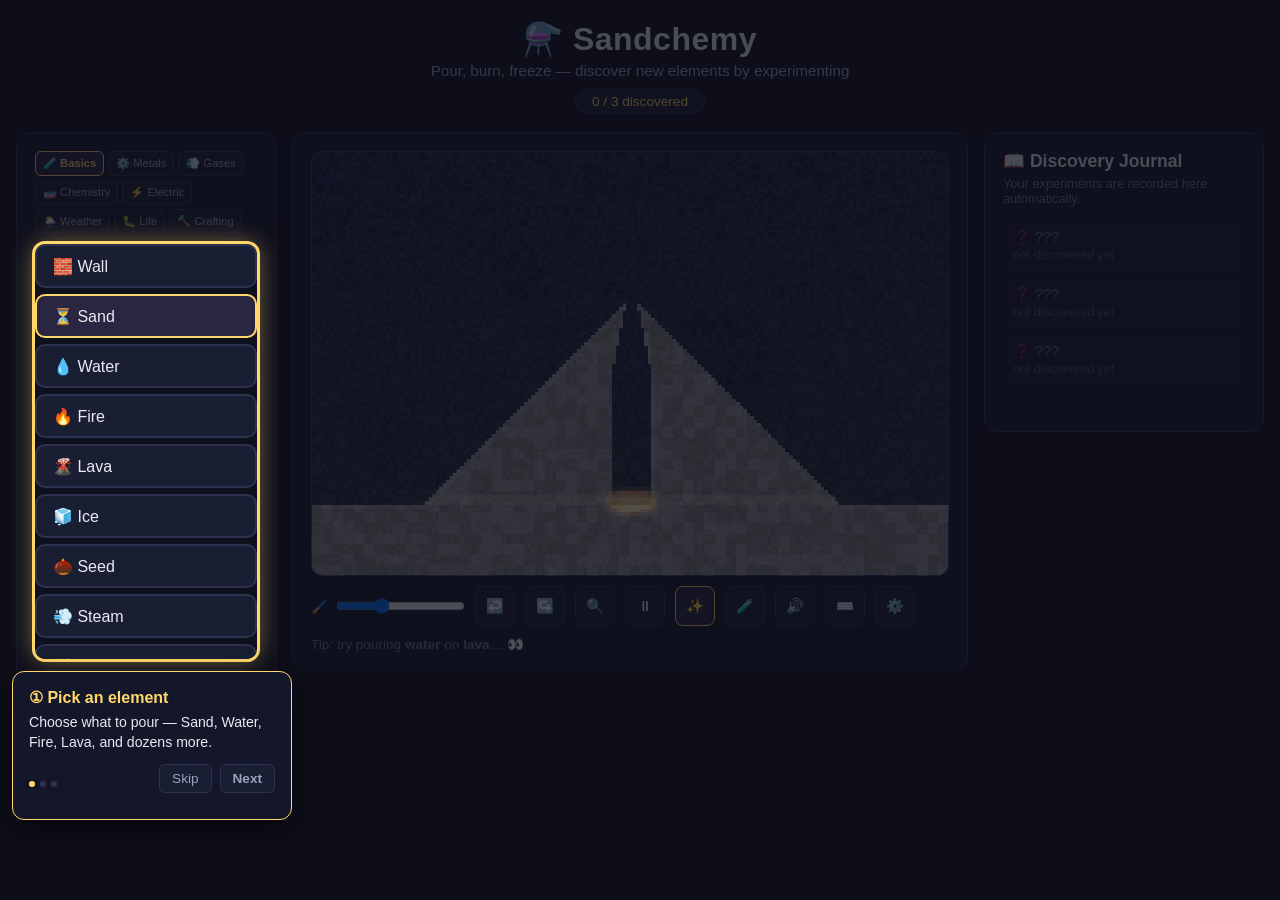
<file: index.html>
<!DOCTYPE html>
<html lang="en">
<head>
  <meta charset="UTF-8">
  <meta name="viewport" content="width=device-width, initial-scale=1.0">
  <title>Sandchemy - Professional Virtual Physics Laboratory</title>
  <meta name="description" content="Sandchemy is a high-level educational sandbox physics engine. Explore thermodynamics, chemical reactions, nuclear physics, and evolutionary biology in a pixel-perfect virtual lab.">
  <meta name="keywords" content="sand physics, educational tool, virtual laboratory, physics engine, chemistry simulator, biology simulator, cellular automaton">
  <meta name="author" content="Sandchemy Educational Startup">
  
  <!-- Open Graph / Facebook -->
  <meta property="og:type" content="website">
  <meta property="og:url" content="https://sandchemy.com/">
  <meta property="og:title" content="Sandchemy - Professional Virtual Physics Laboratory">
  <meta property="og:description" content="A pixel-perfect educational sandbox for exploring advanced thermodynamics, chemistry, and biology.">

  <!-- Phase 7a: PWA installability. theme_color/background_color mirror
       style.css's own #0d0f1a; icons are the same set the manifest lists. -->
  <link rel="manifest" href="manifest.webmanifest">
  <meta name="theme-color" content="#0d0f1a">
  <link rel="icon" href="icons/icon-192.png" type="image/png">
  <link rel="apple-touch-icon" href="icons/apple-touch-icon.png">
  <meta name="apple-mobile-web-app-capable" content="yes">
  <meta name="apple-mobile-web-app-status-bar-style" content="black-translucent">
  <meta name="apple-mobile-web-app-title" content="Sandchemy">

  <link rel="stylesheet" href="style.css">
</head>
<body>
  <header>
    <h1>⚗️ Sandchemy</h1>
    <div class="tagline">Pour, burn, freeze — discover new elements by experimenting</div>
    <div class="counter" id="counter">0 / 7 discovered</div>
  </header>

  <!-- Phase 8: three distinct panels (palette / stage / journal) instead of
       the palette sitting stacked above the canvas as one long column.
       Grouping the 50+ elements into category tabs is the main fix for
       "serabut" (clutter) — see CATEGORIES in elements.js and
       buildPalette() in game.js. -->
  <main class="game-layout">
    <aside class="palette-panel panel">
      <div class="palette-tabs" id="paletteTabs"></div>
      <div class="palette" id="palette"></div>
      <button id="eraseChip" class="chip erase-chip" title="Erase — clears cells back to empty" aria-label="Erase tool">🧽 Erase</button>
    </aside>

    <section class="play-area panel">
      <div class="canvas-wrap">
        <canvas id="world" width="720" height="480"></canvas>
        <canvas id="fx"></canvas>
      </div>
      <!-- Phase 7c: compact, icon-only HUD-style toolbar (per Aliff's own
           call on the 7a/7b follow-up questions). Every button keeps its
           original id (game.js/effects.js/lab.js/audio.js/shortcuts.js all
           look these up directly) and its original title= tooltip; only the
           visible word is dropped, with aria-label added so the accessible
           name doesn't regress just because the visible text did. Clear and
           Reset (the two destructive actions) moved into a collapsed ⚙ menu
           to cut down on accidental clicks in the always-visible row. -->
      <div class="toolbar">
        <label class="brush-label" title="Brush size">🖌️
          <input type="range" id="brush" min="1" max="10" value="4" aria-label="Brush size">
        </label>
        <button id="undoBtn" class="icon-btn" title="Undo last brush stroke" aria-label="Undo">↩️</button>
        <button id="redoBtn" class="icon-btn" title="Redo brush stroke" aria-label="Redo">↪️</button>
        <button id="probeBtn" class="icon-btn" title="Toggle Sensor Probe" aria-label="Toggle Sensor Probe">🔍</button>
        <button id="pauseBtn" class="icon-btn" title="Pause / resume the simulation" aria-label="Pause or resume">⏸</button>
        <button id="fxBtn" class="icon-btn" title="Toggle glow/particles/shimmer — also an fps escape hatch if things feel slow" aria-label="Toggle Effects">✨</button>
        <button id="labBtn" class="icon-btn" title="Create custom elements and manage worlds" aria-label="Open Element Lab">🧪</button>
        <button id="muteBtn" class="icon-btn" title="Mute/Unmute sound" aria-label="Mute or unmute sound">🔊</button>
        <button id="shortcutsBtn" class="icon-btn" title="Keyboard shortcuts (press ?)" aria-label="Show keyboard shortcuts">⌨️</button>

        <div class="gear-menu">
          <button id="gearBtn" class="icon-btn" title="More options" aria-label="More options" aria-haspopup="true">⚙️</button>
          <div id="gearPopover" class="gear-popover hidden">
            <button id="clearBtn" title="Clear the whole sandbox">🧹 Clear</button>
            <button id="resetBtn" title="Factory reset all data">⚠️ Reset</button>
          </div>
        </div>
      </div>
      <div class="hint">Tip: try pouring <b>water</b> on <b>lava</b>… 👀</div>
      
      <div id="sensorHUD" class="sensor-hud hidden">
        <div class="sensor-title">🔍 Probe Data</div>
        <div class="sensor-row">Element: <span id="sEl">--</span></div>
        <div class="sensor-row">State: <span id="sState">--</span></div>
        <div class="sensor-row">Temp: <span id="sTemp">--</span>°C</div>
      </div>
    </section>

    <aside class="journal panel">
      <h2>📖 Discovery Journal</h2>
      <p class="journal-sub">Your experiments are recorded here automatically.</p>
      <ul id="journalList"></ul>
    </aside>
  </main>

  <div id="labModal" class="modal hidden">
    <div class="modal-content">
      <div class="modal-header">
        <h2>🧪 Element Lab</h2>
        <button id="closeLabBtn" class="close-btn">×</button>
      </div>
      <div class="modal-tabs">
        <button id="tabElements" class="tab-btn active">Elements</button>
        <button id="tabScenarios" class="tab-btn">Scenarios</button>
        <button id="tabWorlds" class="tab-btn">Worlds</button>
      </div>
      
      <div id="paneElements" class="tab-pane active">
        <div class="split-pane">
          <div class="pane-left">
            <h3>Create Element</h3>
            <form id="createElementForm">
              <div class="form-row">
                <label>Emoji <input type="text" id="ceEmoji" required maxlength="2" placeholder="🧪"></label>
                <label>Name <input type="text" id="ceName" required placeholder="Acid"></label>
              </div>
              <div class="form-row">
                <label>Color <input type="color" id="ceColor" value="#50ff50"></label>
                <label>Type 
                  <select id="ceType">
                    <option value="powder">Powder</option>
                    <option value="liquid" selected>Liquid</option>
                    <option value="gas">Gas</option>
                    <option value="static">Static</option>
                  </select>
                </label>
              </div>
              
              <details class="advanced-physics">
                <summary>Advanced Physics (Optional)</summary>
                <div class="form-row">
                  <label>Density (kg/m³) <input type="number" id="ceDensity" placeholder="Auto"></label>
                  <label>Heat Emit (°C) <input type="number" id="ceHeatEmit" placeholder="0"></label>
                  <label>Ignites At (°C) <input type="number" id="ceIgnitesAt" placeholder="None"></label>
                </div>
                <div class="form-row physics-row">
                  <label>Melts At (°C) <input type="number" id="ceMeltsAt" placeholder="None"></label>
                  <label>Melts To <select id="ceMeltsTo"><option value="">None</option></select></label>
                </div>
                <div class="form-row physics-row">
                  <label>Freezes At (°C) <input type="number" id="ceFreezesAt" placeholder="None"></label>
                  <label>Freezes To <select id="ceFreezesTo"><option value="">None</option></select></label>
                </div>
                <div class="form-row physics-row">
                  <label>Boils At (°C) <input type="number" id="ceBoilsAt" placeholder="None"></label>
                  <label>Boils To <select id="ceBoilsTo"><option value="">None</option></select></label>
                </div>
              </details>
              
              <div class="reactions-header">
                <h4>Reactions (Max 3)</h4>
                <button type="button" id="addReactionBtn" class="small-btn">+ Add Reaction</button>
              </div>
              <div id="reactionsList"></div>
              <button type="submit" class="primary-btn submit-btn">Create Custom Element</button>
            </form>
          </div>
          <div class="pane-right">
            <h3>Your Elements</h3>
            <ul id="customElementsList" class="item-list"></ul>
            <div class="import-section">
              <input type="text" id="importElementData" placeholder="Paste element code...">
              <button id="importElementBtn" class="small-btn">Import</button>
            </div>
          </div>
        </div>
      </div>
      
      <div id="paneScenarios" class="tab-pane hidden">
        <div class="scenarios-container">
          <h3>Pre-built Educational Scenarios</h3>
          <p>Load these curated lesson plans to observe scientific principles in action.</p>
          <div class="scenario-grid" id="scenariosGrid">
            <!-- Populated by lab.js -->
          </div>
        </div>
      </div>

      <div id="paneWorlds" class="tab-pane hidden">
        <div class="split-pane">
          <div class="pane-left">
            <h3>Save Current World</h3>
            <div class="form-row world-save-row">
              <input type="text" id="worldNameInput" placeholder="World Name">
              <button id="saveWorldBtn" class="primary-btn">Save</button>
            </div>
            <h3 style="margin-top: 20px;">Your Worlds</h3>
            <ul id="worldsList" class="item-list"></ul>
          </div>
          <div class="pane-right">
            <h3>Import World</h3>
            <textarea id="importWorldData" rows="6" placeholder="Paste world code here..."></textarea>
            <button id="importWorldBtn" class="small-btn" style="margin-top: 5px;">Import</button>
          </div>
        </div>
      </div>
    </div>
  </div>

  <!-- Phase 7b: keyboard shortcut cheatsheet. Same modal visual language as
       #labModal (reuses .modal/.modal-content/.modal-header/.close-btn) but
       its own simple id so shortcuts.js can toggle it independently of the
       Lab modal. -->
  <div id="shortcutsModal" class="modal hidden">
    <div class="modal-content shortcuts-content">
      <div class="modal-header">
        <h2>⌨️ Keyboard Shortcuts</h2>
        <button id="closeShortcutsBtn" class="close-btn">×</button>
      </div>
      <div class="shortcuts-list">
        <div class="shortcut-row"><kbd>Space</kbd><span>Pause / resume</span></div>
        <div class="shortcut-row"><kbd>[</kbd> <kbd>]</kbd><span>Brush size down / up</span></div>
        <div class="shortcut-row"><kbd>Ctrl/Cmd</kbd>+<kbd>Z</kbd><span>Undo</span></div>
        <div class="shortcut-row"><kbd>Ctrl/Cmd</kbd>+<kbd>Shift</kbd>+<kbd>Z</kbd> or <kbd>Ctrl</kbd>+<kbd>Y</kbd><span>Redo</span></div>
        <div class="shortcut-row"><kbd>1</kbd>–<kbd>9</kbd>, <kbd>0</kbd><span>Quick-select the first 10 elements in the current tab</span></div>
        <div class="shortcut-row"><kbd>E</kbd><span>Toggle Effects</span></div>
        <div class="shortcut-row"><kbd>P</kbd><span>Toggle Sensor Probe</span></div>
        <div class="shortcut-row"><kbd>L</kbd><span>Open / close Lab</span></div>
        <div class="shortcut-row"><kbd>M</kbd><span>Mute / unmute</span></div>
        <div class="shortcut-row"><kbd>Esc</kbd><span>Close whatever modal is open</span></div>
        <div class="shortcut-row"><kbd>?</kbd><span>Show / hide this cheatsheet</span></div>
      </div>
    </div>
  </div>

  <div id="toast" class="toast hidden"></div>

  <!-- Phase 7a: floating, dismissible install prompt. Hidden by default;
       shown only if install is actually available and not previously
       dismissed (see the inline script below). Two variants share one
       element: Chrome/Android/desktop gets a real "Install" button wired to
       beforeinstallprompt; iOS Safari (which never fires that event) gets a
       manual "Share → Add to Home Screen" tip instead. -->
  <div id="installPrompt" class="install-prompt hidden">
    <span id="installPromptIcon">📲</span>
    <span id="installPromptText">Install Sandchemy for quick access</span>
    <button id="installActionBtn" class="small-btn hidden">Install</button>
    <button id="installDismissBtn" class="close-btn" title="Dismiss">×</button>
  </div>

  <script src="elements.js"></script>
  <script src="lab.js"></script>
  <script src="game.js"></script>
  <script src="effects.js"></script>
  <script src="audio.js"></script>
  <script src="shortcuts.js"></script>
  <script src="onboarding.js"></script>

  <script>
    // Phase 7c: the ⚙ popover holding Clear/Reset. Pure UI chrome — toggles
    // a hidden class, closes on an outside click. Doesn't call any new
    // logic; clearBtn/resetBtn keep their original ids and their original
    // click listeners (still wired in game.js/audio.js), only their
    // position in the DOM/visual layout changed.
    (function () {
      const gearBtn = document.getElementById('gearBtn');
      const popover = document.getElementById('gearPopover');
      gearBtn.addEventListener('click', (e) => {
        e.stopPropagation();
        popover.classList.toggle('hidden');
      });
      document.addEventListener('click', (e) => {
        if (!popover.classList.contains('hidden') && !popover.contains(e.target) && e.target !== gearBtn) {
          popover.classList.add('hidden');
        }
      });
      // Closing the popover after Clear/Reset is clicked is a nice touch,
      // not strictly required (Reset reloads the page anyway; Clear leaves
      // it open otherwise) — cheap enough to just always do it.
      popover.addEventListener('click', (e) => {
        if (e.target.tagName === 'BUTTON') popover.classList.add('hidden');
      });
    })();
  </script>

  <script>
    // Phase 7a — PWA installability. Deliberately kept out of game.js/
    // effects.js/lab.js: this is pure install-affordance chrome, has zero
    // interaction with the simulation, and every guard below is a no-op if
    // something's unsupported (older browsers just never see the pill).
    (function () {
      var DISMISS_KEY = 'sandchemy.pwa_install_dismissed';
      var promptEl = document.getElementById('installPrompt');
      var textEl = document.getElementById('installPromptText');
      var actionBtn = document.getElementById('installActionBtn');
      var dismissBtn = document.getElementById('installDismissBtn');
      var deferredPrompt = null;

      function alreadyInstalled() {
        return window.matchMedia('(display-mode: standalone)').matches ||
               window.navigator.standalone === true; // iOS home-screen launch
      }

      function isIOS() {
        return /iPad|iPhone|iPod/.test(navigator.userAgent) && !window.MSStream;
      }

      function dismissed() {
        try { return localStorage.getItem(DISMISS_KEY) === '1'; }
        catch (e) { return false; }
      }

      function setDismissed() {
        try { localStorage.setItem(DISMISS_KEY, '1'); } catch (e) { /* ignore */ }
        promptEl.classList.add('hidden');
      }

      function showPrompt() {
        if (alreadyInstalled() || dismissed()) return;
        promptEl.classList.remove('hidden');
      }

      dismissBtn.addEventListener('click', setDismissed);

      if (isIOS()) {
        // iOS Safari never fires beforeinstallprompt and has no
        // programmatic install API — the only path is the manual Share
        // sheet, so the pill just teaches that instead of offering a button.
        textEl.textContent = 'Install: tap Share, then "Add to Home Screen"';
        actionBtn.classList.add('hidden');
        if (!alreadyInstalled() && !dismissed()) showPrompt();
      } else {
        window.addEventListener('beforeinstallprompt', function (e) {
          e.preventDefault(); // suppress the browser's own inconsistent banner
          deferredPrompt = e;
          actionBtn.classList.remove('hidden');
          showPrompt();
        });

        actionBtn.addEventListener('click', function () {
          if (!deferredPrompt) return;
          deferredPrompt.prompt();
          deferredPrompt.userChoice.finally(function () {
            deferredPrompt = null;
            promptEl.classList.add('hidden');
          });
        });

        window.addEventListener('appinstalled', function () {
          promptEl.classList.add('hidden');
        });
      }

      // Minimal service worker registration — caches the static shell only
      // (see sw.js). Required for Chrome/Android's install criteria; wrapped
      // in a feature check so it's a silent no-op anywhere unsupported, and
      // a failure here never blocks the sandbox itself from working.
      if ('serviceWorker' in navigator) {
        window.addEventListener('load', function () {
          navigator.serviceWorker.register('sw.js').catch(function (err) {
            console.warn('Sandchemy: service worker registration failed', err);
          });
        });
      }
    })();
  </script>
</body>
</html>
</file>
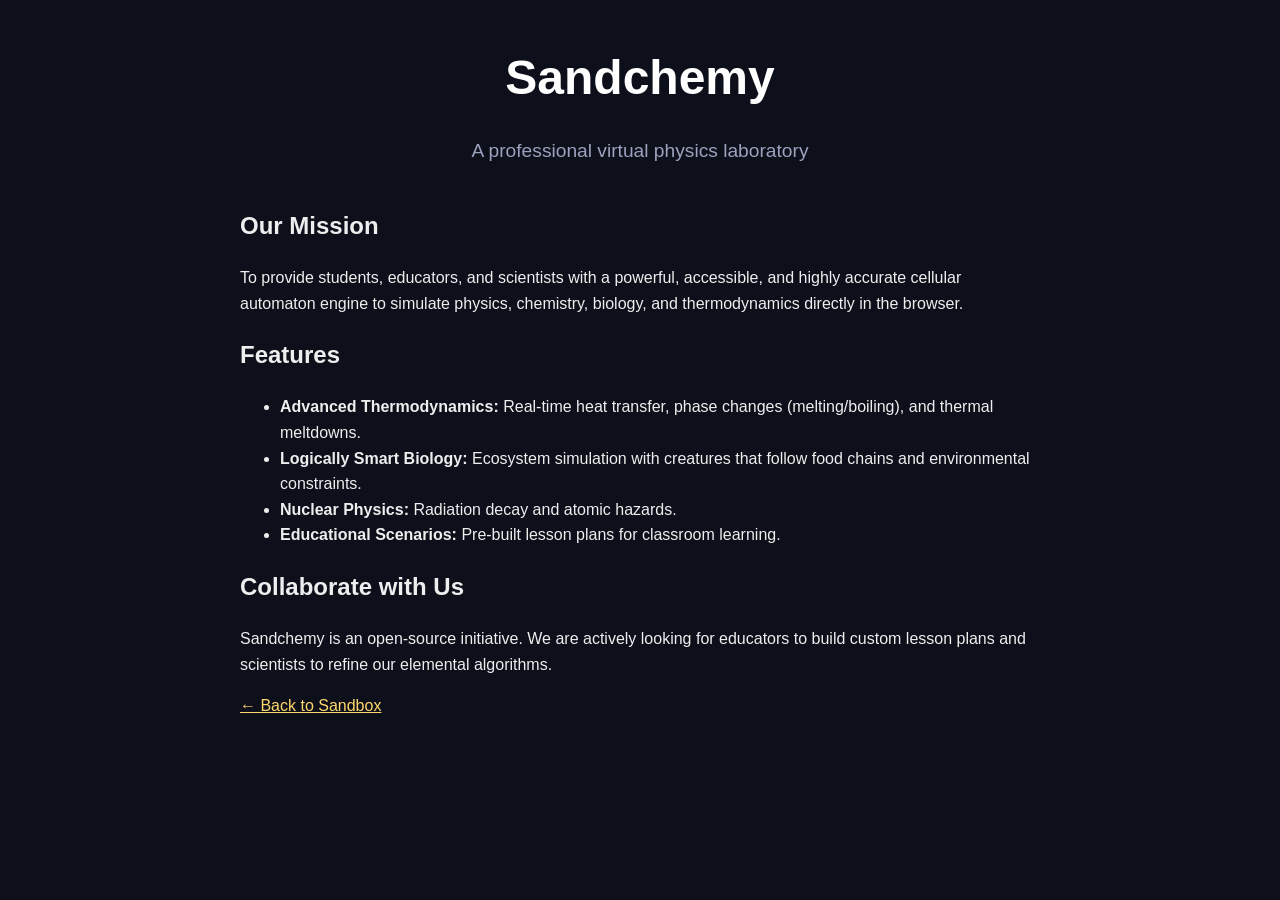
<file: about.html>
<!DOCTYPE html>
<html lang="en">
<head>
  <meta charset="UTF-8">
  <title>About - Sandchemy</title>
  <style>
    body { font-family: sans-serif; background: #0d0f1a; color: #eee; max-width: 800px; margin: 40px auto; line-height: 1.6; }
    a { color: #ffd76b; }
    .hero { text-align: center; margin-bottom: 40px; }
    .hero h1 { font-size: 3rem; margin: 0; color: #fff; }
    .hero p { font-size: 1.2rem; color: #9aa2bd; }
  </style>
</head>
<body>
  <div class="hero">
    <h1>Sandchemy</h1>
    <p>A professional virtual physics laboratory</p>
  </div>
  
  <h2>Our Mission</h2>
  <p>To provide students, educators, and scientists with a powerful, accessible, and highly accurate cellular automaton engine to simulate physics, chemistry, biology, and thermodynamics directly in the browser.</p>
  
  <h2>Features</h2>
  <ul>
    <li><strong>Advanced Thermodynamics:</strong> Real-time heat transfer, phase changes (melting/boiling), and thermal meltdowns.</li>
    <li><strong>Logically Smart Biology:</strong> Ecosystem simulation with creatures that follow food chains and environmental constraints.</li>
    <li><strong>Nuclear Physics:</strong> Radiation decay and atomic hazards.</li>
    <li><strong>Educational Scenarios:</strong> Pre-built lesson plans for classroom learning.</li>
  </ul>
  
  <h2>Collaborate with Us</h2>
  <p>Sandchemy is an open-source initiative. We are actively looking for educators to build custom lesson plans and scientists to refine our elemental algorithms.</p>

  <p><a href="index.html">← Back to Sandbox</a></p>
</body>
</html>
</file>
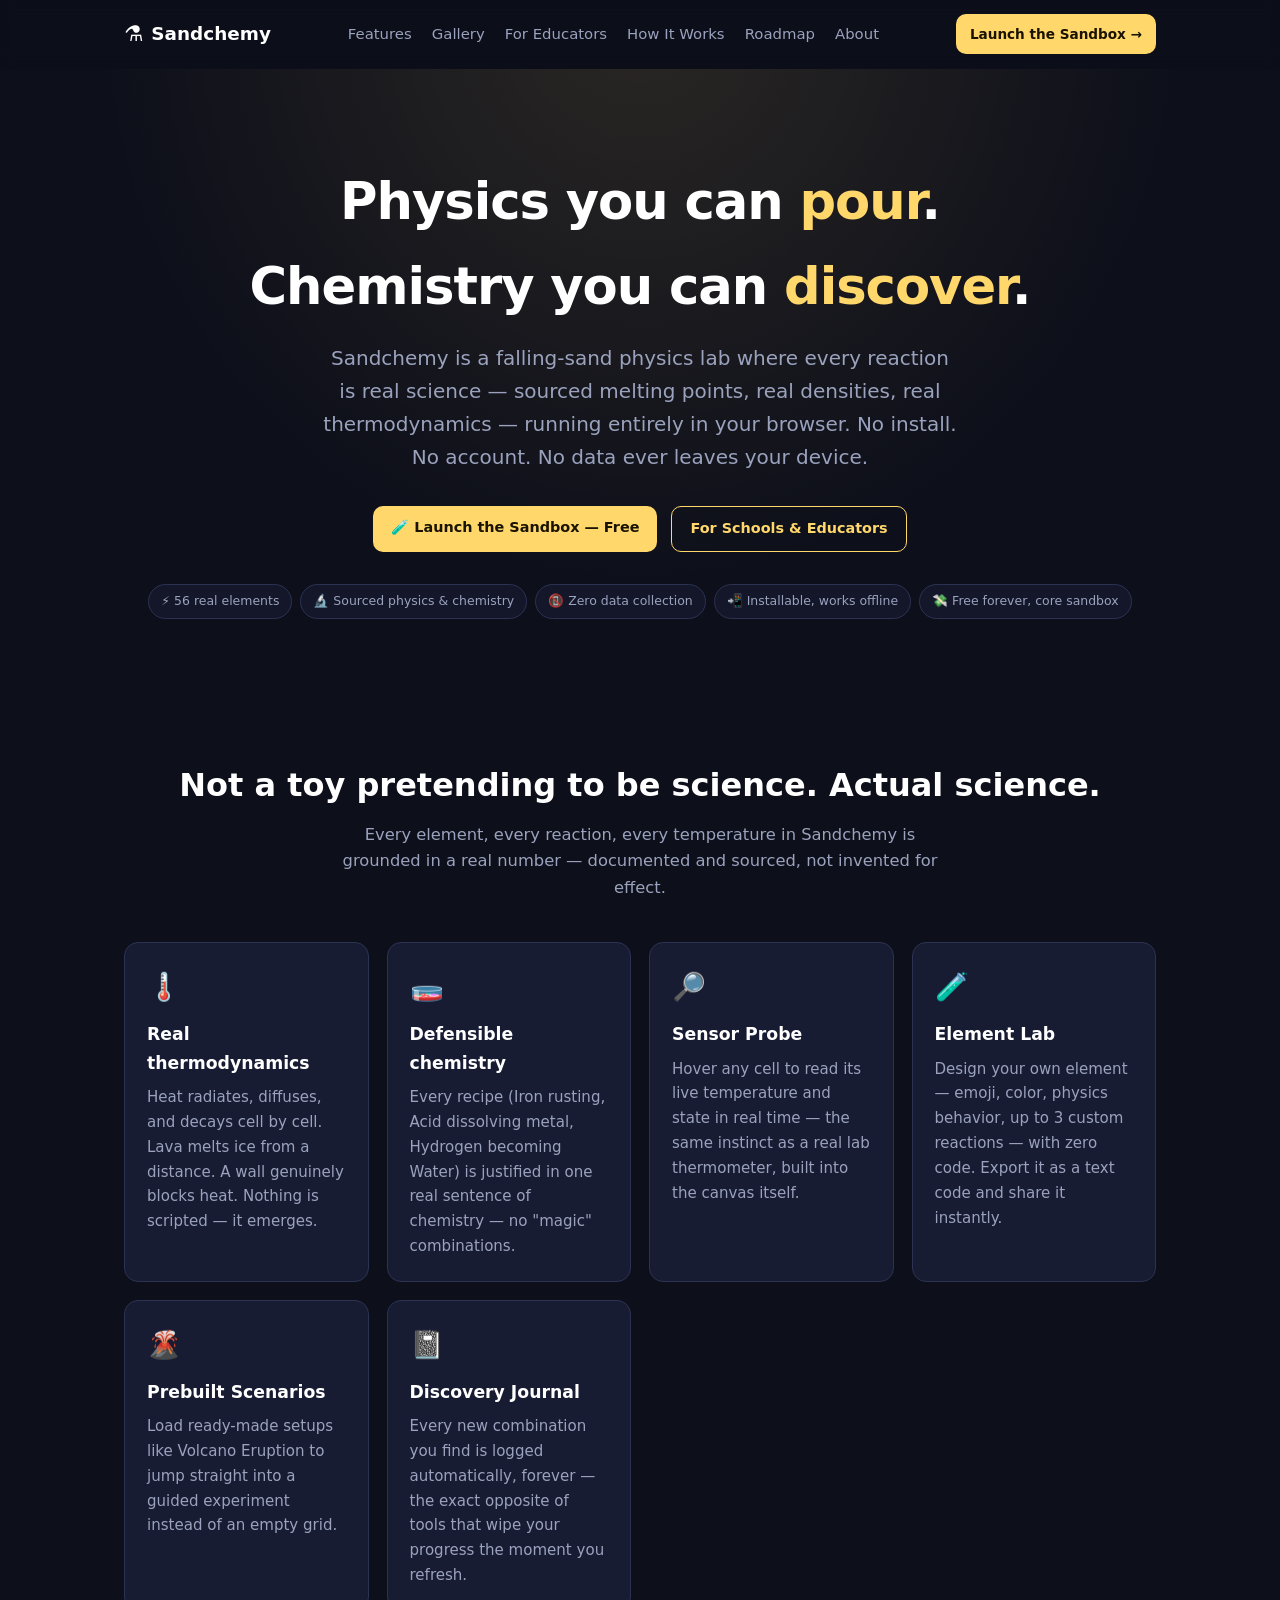
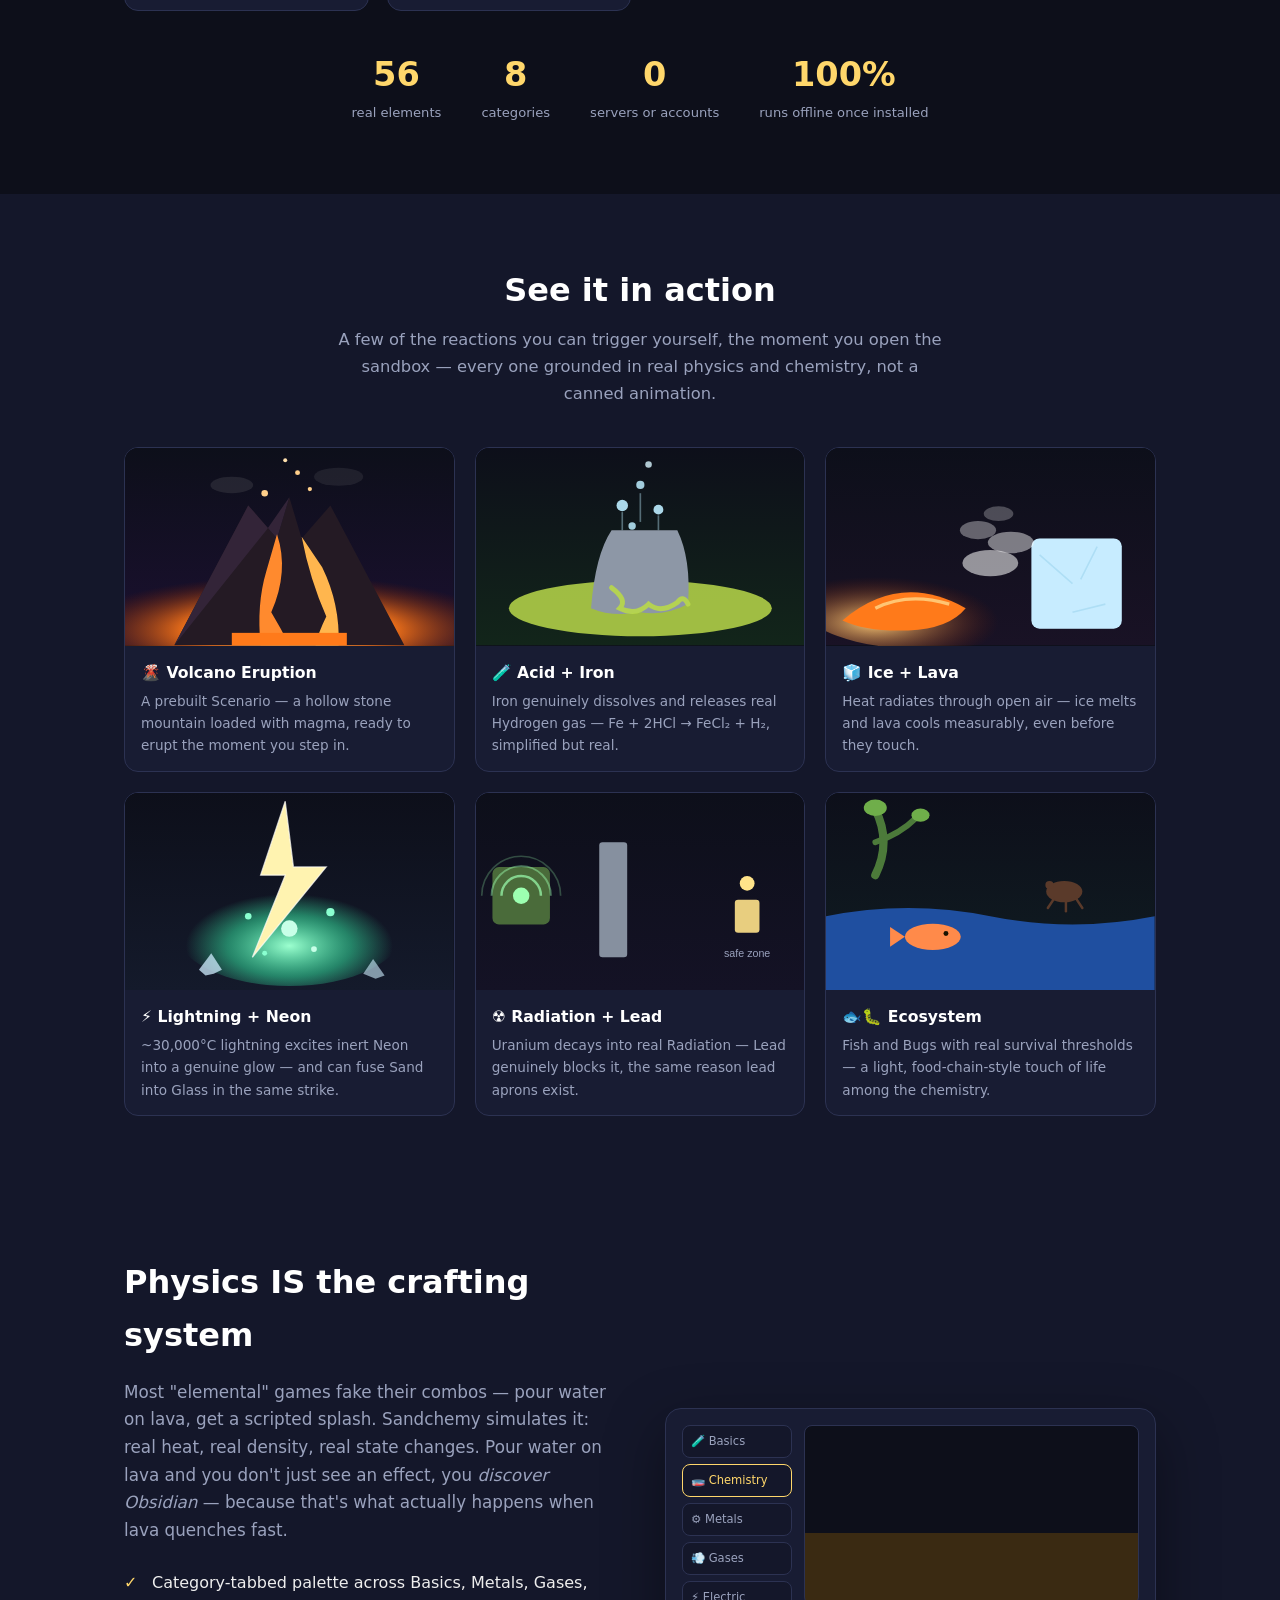
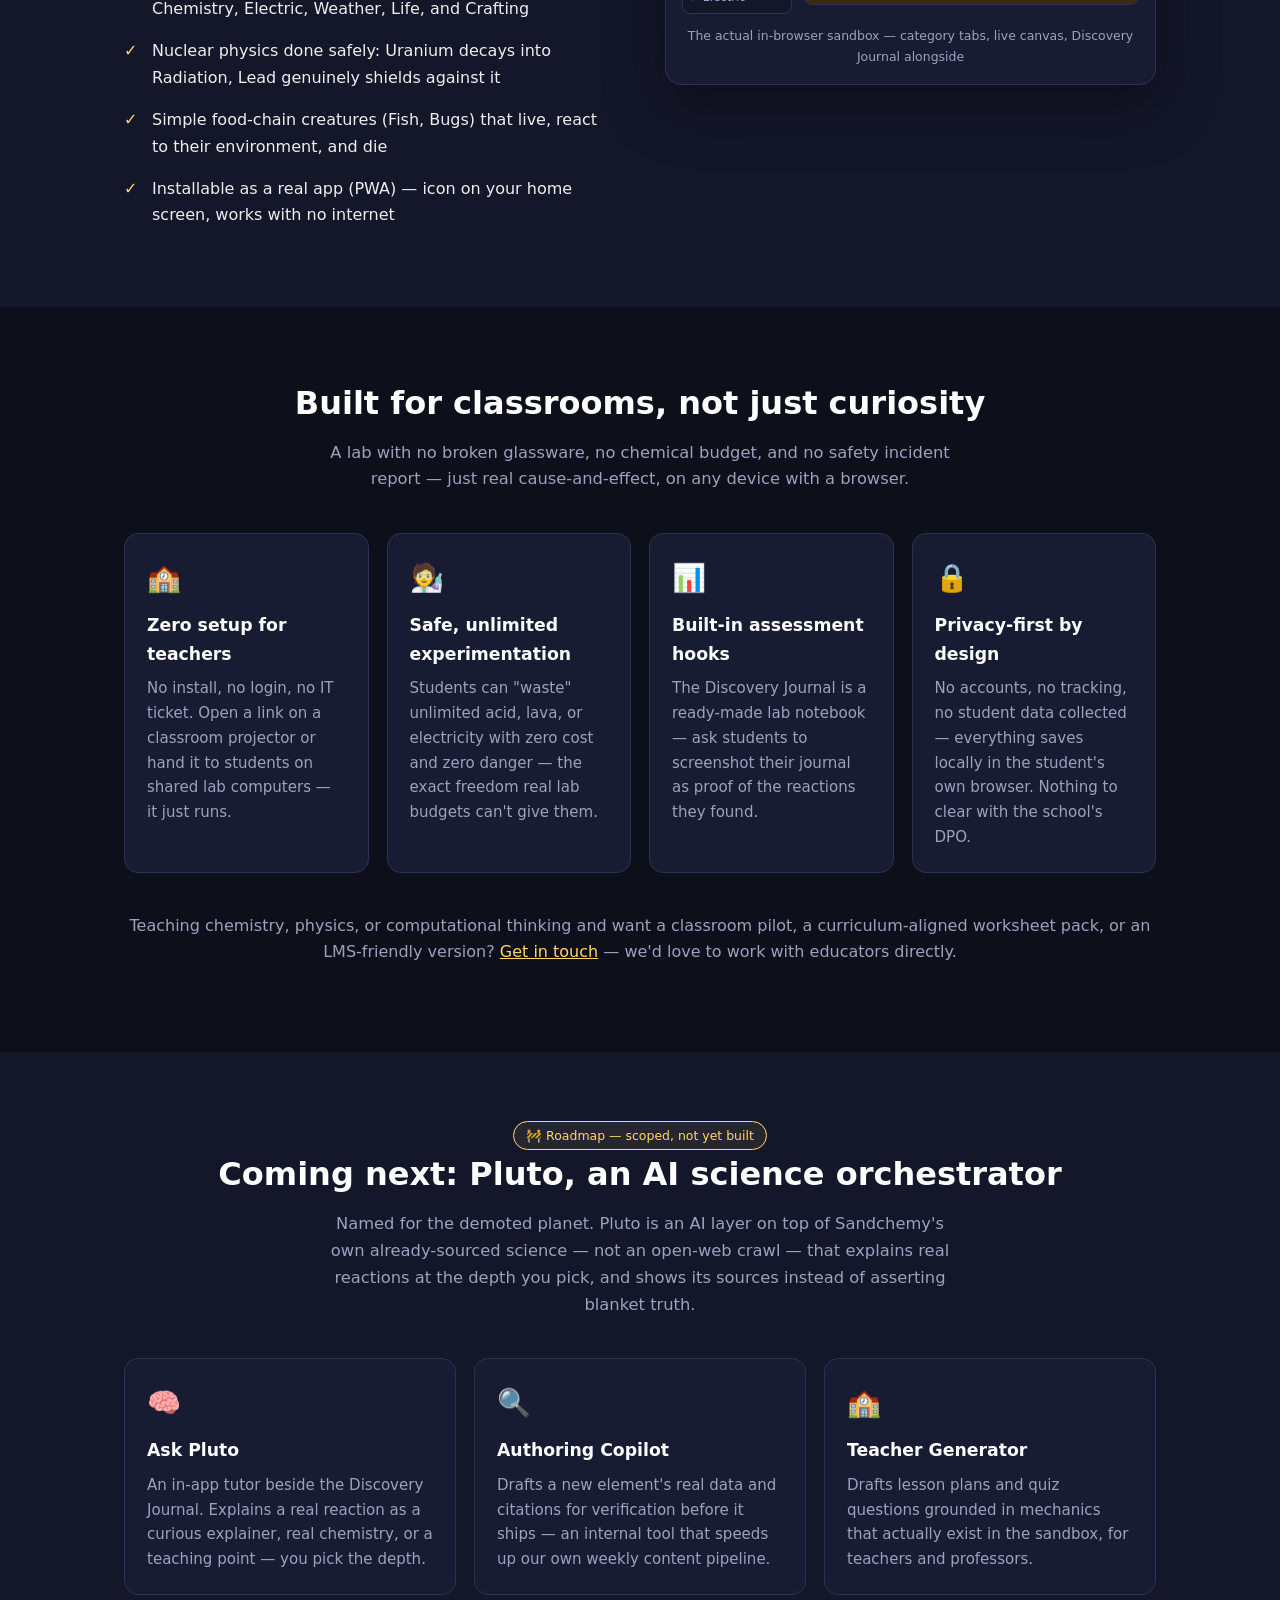
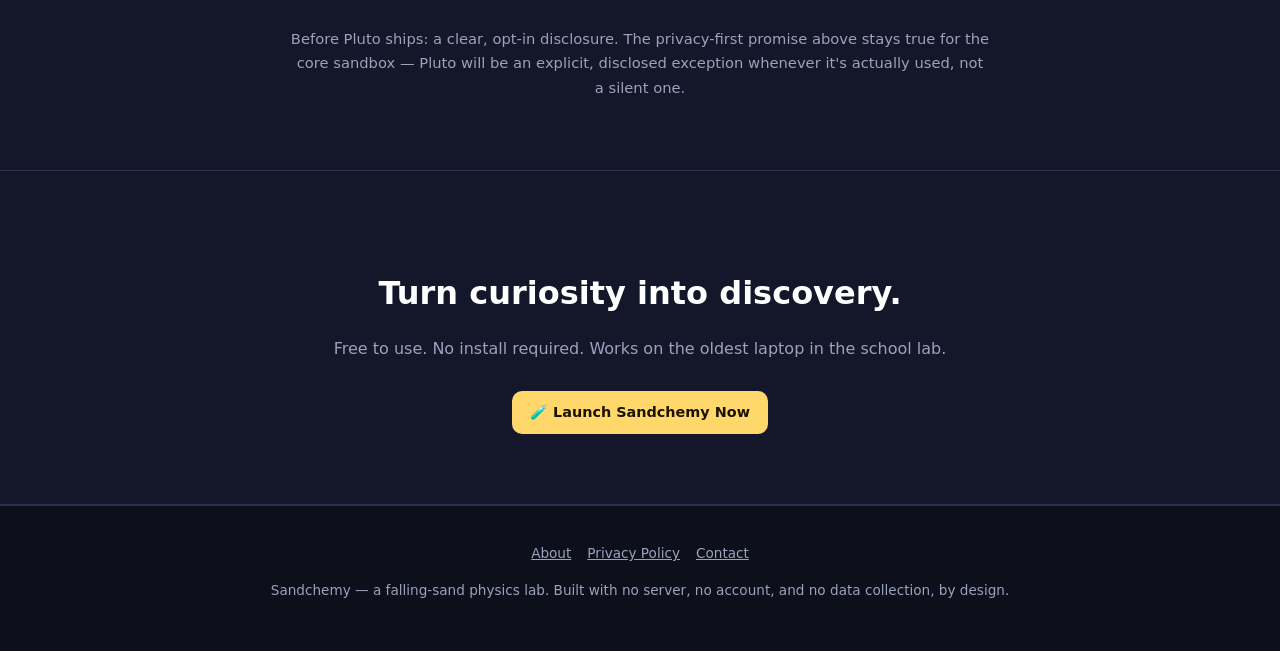
<file: landing.html>
<!DOCTYPE html>
<html lang="en">
<head>
<meta charset="UTF-8">
<meta name="viewport" content="width=device-width, initial-scale=1.0">
<title>Sandchemy — The Physics Sandbox That Teaches Real Chemistry</title>
<meta name="description" content="Sandchemy is a free, offline-first falling-sand physics lab where every reaction is real chemistry. No install, no account, no server — built for curious minds and classrooms alike.">
<style>
  :root{
    --bg:#0d0f1a; --panel:#14172a; --panel2:#181c33; --border:#2c3252;
    --gold:#ffd76b; --text:#eee; --muted:#9aa2bd; --accent:#7ee3ff;
  }
  *{box-sizing:border-box;}
  html{scroll-behavior:smooth;}
  body{
    margin:0; font-family:'Segoe UI', system-ui, -apple-system, sans-serif;
    background:var(--bg); color:var(--text); line-height:1.65; overflow-x:hidden;
  }
  a{color:var(--gold);}
  img,svg{max-width:100%; display:block;}
  .wrap{max-width:1080px; margin:0 auto; padding:0 24px;}

  /* ---------- Scroll-reveal (progressive enhancement) ---------- */
  /* Only takes effect once JS confirms it's running (html.js-ready) — so a page
     with JS blocked or failing never leaves content permanently invisible. */
  .js-ready .reveal{
    opacity:0; transform:translateY(22px);
    transition:opacity 0.6s ease, transform 0.6s ease;
  }
  .js-ready .reveal.in-view{opacity:1; transform:translateY(0);}
  @media (prefers-reduced-motion: reduce){
    .js-ready .reveal{opacity:1; transform:none; transition:none;}
  }

  /* ---------- Nav ---------- */
  header.nav{
    position:sticky; top:0; z-index:30; background:rgba(13,15,26,0.92);
    backdrop-filter:blur(8px); border-bottom:1px solid transparent;
    transition:border-color 0.3s ease, box-shadow 0.3s ease;
  }
  header.nav.scrolled{
    border-bottom-color:var(--border); box-shadow:0 8px 24px rgba(0,0,0,0.35);
  }
  .nav-inner{
    display:flex; align-items:center; justify-content:space-between;
    gap:12px; padding:14px 24px; max-width:1080px; margin:0 auto;
  }
  .brand{
    display:flex; align-items:center; gap:8px; font-weight:800;
    font-size:1.15rem; color:#fff; white-space:nowrap; flex-shrink:0;
  }
  .brand .flask{font-size:1.35rem;}
  nav.links{display:flex; gap:20px; font-size:0.93rem; flex-wrap:wrap;}
  nav.links a{color:var(--muted); text-decoration:none; white-space:nowrap;}
  nav.links a:hover{color:var(--gold);}
  .nav-cta{flex-shrink:0;}
  .cta-btn{
    display:inline-block; background:var(--gold); color:#1a1300; font-weight:700;
    padding:10px 18px; border-radius:10px; text-decoration:none; border:none; cursor:pointer;
    font-size:0.9rem; white-space:nowrap; transition:transform 0.2s ease, box-shadow 0.2s ease;
  }
  .cta-btn:hover{transform:translateY(-2px); box-shadow:0 8px 20px rgba(255,215,107,0.25);}
  .cta-btn.ghost{background:transparent; color:var(--gold); border:1px solid var(--gold);}
  .cta-btn.ghost:hover{box-shadow:0 8px 20px rgba(255,215,107,0.12);}
  .cta-btn.small{padding:9px 14px; font-size:0.85rem;}
  @media (prefers-reduced-motion: reduce){ .cta-btn{transition:none;} .cta-btn:hover{transform:none;} }

  /* hamburger: hidden on desktop, checkbox-driven, no JS needed */
  #navToggle{display:none;}
  .nav-burger{
    display:none; width:40px; height:40px; border-radius:8px; border:1px solid var(--border);
    background:var(--panel2); cursor:pointer; align-items:center; justify-content:center;
    flex-shrink:0;
  }
  .nav-burger span, .nav-burger::before, .nav-burger::after{
    content:""; display:block; width:18px; height:2px; background:var(--text); border-radius:2px;
  }
  .nav-burger{flex-direction:column; gap:4px;}
  .mobile-links{display:none;}

  @media (max-width: 760px){
    nav.links{display:none;}
    .nav-burger{display:flex;}
    .mobile-links{
      display:block; max-height:0; overflow:hidden; background:var(--panel);
      border-bottom:1px solid var(--border); transition:max-height 0.25s ease;
    }
    .mobile-links a{
      display:block; padding:14px 24px; color:var(--muted); text-decoration:none;
      border-top:1px solid var(--border); font-size:0.95rem;
    }
    .mobile-links a:hover{color:var(--gold);}
    #navToggle:checked ~ .mobile-links{max-height:400px;}
    .brand{font-size:1.05rem;}
    .nav-cta .cta-btn{padding:8px 12px; font-size:0.8rem;}
  }
  @media (max-width: 420px){
    .nav-cta{display:none;}
  }

  /* ---------- Hero ---------- */
  .hero{
    text-align:center; padding:clamp(50px,10vw,90px) 20px clamp(40px,8vw,70px);
    background:radial-gradient(ellipse at 50% -10%, rgba(255,215,107,0.12), transparent 60%);
  }
  .hero h1{
    font-size:clamp(1.9rem, 6vw, 3.2rem); margin:0 0 14px; color:#fff; letter-spacing:-0.02em;
  }
  .hero h1 .accent{color:var(--gold);}
  .hero p.sub{
    font-size:clamp(1rem, 2.6vw, 1.25rem); color:var(--muted); max-width:640px; margin:0 auto 32px;
  }
  .hero .ctas{display:flex; gap:14px; justify-content:center; flex-wrap:wrap;}
  .badge-row{display:flex; gap:8px; justify-content:center; flex-wrap:wrap; margin-top:32px;}
  .badge{
    font-size:0.78rem; color:var(--muted); border:1px solid var(--border);
    padding:6px 12px; border-radius:999px; background:var(--panel); white-space:nowrap;
  }
  .badge.roadmap{border-color:var(--gold); color:var(--gold); background:rgba(255,215,107,0.08);}

  section{padding:clamp(40px,8vw,70px) 20px;}
  section.alt{background:var(--panel);}
  h2.section-title{
    font-size:clamp(1.5rem, 4vw, 2rem); text-align:center; color:#fff; margin:0 0 10px;
  }
  p.section-lead{
    text-align:center; color:var(--muted); max-width:620px; margin:0 auto 40px; font-size:1.02rem;
  }
  .grid{
    display:grid; grid-template-columns:repeat(auto-fit, minmax(240px, 1fr));
    gap:18px; max-width:1080px; margin:0 auto;
  }
  .card{
    background:var(--panel2); border:1px solid var(--border); border-radius:14px; padding:22px;
    min-width:0; transition:transform 0.25s ease, border-color 0.25s ease, box-shadow 0.25s ease;
  }
  .card:hover{
    /* !important: the scroll-reveal system (.reveal.in-view, 3 classes) otherwise
       outranks this 2-class hover rule and silently wins the `transform` property,
       cancelling the hover lift entirely — found via live testing, not guessed. */
    transform:translateY(-4px) !important; border-color:#3a4270; box-shadow:0 12px 28px rgba(0,0,0,0.3);
  }
  .card .icon{font-size:1.7rem; margin-bottom:10px; display:block;}
  .card h3{margin:0 0 8px; color:#fff; font-size:1.08rem;}
  .card p{margin:0; color:var(--muted); font-size:0.94rem;}
  @media (prefers-reduced-motion: reduce){ .card{transition:none;} .card:hover{transform:none;} }

  .split{
    display:grid; grid-template-columns:1fr 1fr; gap:clamp(24px,5vw,50px); align-items:center;
    max-width:1080px; margin:0 auto;
  }
  @media (max-width:800px){ .split{grid-template-columns:1fr;} }

  .mock{
    background:var(--panel2); border:1px solid var(--border); border-radius:16px;
    padding:16px; box-shadow:0 20px 60px rgba(0,0,0,0.4); min-width:0;
  }
  .mock-row{display:flex; gap:12px; flex-wrap:wrap;}
  .mock-tabs{display:flex; flex-direction:row; gap:6px; width:100%; flex-wrap:wrap;}
  @media (min-width:560px){ .mock-tabs{flex-direction:column; width:110px;} }
  .mock-tab{
    background:var(--panel); border:1px solid var(--border); border-radius:8px;
    padding:6px 8px; font-size:0.72rem; color:var(--muted); white-space:nowrap;
  }
  .mock-tab.active{border-color:var(--gold); color:var(--gold);}
  .mock-canvas{
    flex:1; min-width:200px; height:180px; border-radius:8px; border:1px solid var(--border);
    background:
      linear-gradient(180deg, #0d0f1a 0%, #0d0f1a 60%, #3a2a12 60%, #3a2a12 100%),
      radial-gradient(circle at 30% 80%, #ff8a3d 0%, transparent 25%),
      radial-gradient(circle at 70% 40%, #7ee3ff33 0%, transparent 20%);
    position:relative; overflow:hidden;
  }
  .mock-caption{font-size:0.78rem; color:var(--muted); text-align:center; margin-top:12px;}
  ul.check{list-style:none; padding:0; margin:0;}
  ul.check li{padding:8px 0 8px 28px; position:relative; color:var(--text); font-size:1rem;}
  ul.check li::before{content:"✓"; position:absolute; left:0; top:8px; color:var(--gold); font-weight:800;}

  /* ---------- Gallery ---------- */
  .gallery-grid{
    display:grid; grid-template-columns:repeat(auto-fit, minmax(280px, 1fr));
    gap:20px; max-width:1080px; margin:0 auto;
  }
  .gallery-card{
    background:var(--panel2); border:1px solid var(--border); border-radius:14px;
    overflow:hidden; transition:transform 0.25s ease, border-color 0.25s ease, box-shadow 0.25s ease;
  }
  .gallery-card:hover{
    /* !important: same reveal-vs-hover specificity fight as .card:hover above. */
    transform:translateY(-4px) scale(1.015) !important; border-color:#3a4270; box-shadow:0 14px 32px rgba(0,0,0,0.35);
  }
  .gallery-card .art{display:block; width:100%; height:auto; background:#0d0f1a; transition:transform 0.4s ease;}
  .gallery-card:hover .art{transform:scale(1.04);}
  @media (prefers-reduced-motion: reduce){
    .gallery-card, .gallery-card .art{transition:none;}
    .gallery-card:hover{transform:none;} .gallery-card:hover .art{transform:none;}
  }
  .gallery-caption{padding:14px 16px;}
  .gallery-caption h4{margin:0 0 4px; color:#fff; font-size:0.98rem;}
  .gallery-caption p{margin:0; color:var(--muted); font-size:0.85rem;}

  .stat-row{display:flex; gap:clamp(16px,5vw,40px); justify-content:center; flex-wrap:wrap; margin:36px 0 0;}
  .stat{text-align:center;}
  .stat .num{font-size:clamp(1.5rem,4vw,2.1rem); font-weight:800; color:var(--gold);}
  .stat .label{font-size:0.82rem; color:var(--muted);}

  .cta-final{
    text-align:center; background:linear-gradient(180deg, var(--panel), var(--bg));
    border-top:1px solid var(--border); border-bottom:1px solid var(--border);
  }
  .cta-final h2{color:#fff; font-size:clamp(1.4rem,4vw,2rem); margin-bottom:10px;}
  .cta-final p{color:var(--muted); margin-bottom:28px;}

  footer{padding:36px 20px; text-align:center; color:var(--muted); font-size:0.85rem; border-top:1px solid var(--border);}
  footer a{color:var(--muted); text-decoration:underline;}
  footer .foot-links{display:flex; gap:16px; justify-content:center; margin-bottom:14px; flex-wrap:wrap;}

  @media (max-width:480px){
    .wrap, section{padding-left:16px; padding-right:16px;}
    .badge{font-size:0.72rem; padding:5px 10px;}
    .card{padding:18px;}
    .hero .ctas .cta-btn{width:100%; text-align:center;}
    .hero .ctas{flex-direction:column;}
  }
</style>
</head>
<body>

<header class="nav">
  <input type="checkbox" id="navToggle">
  <div class="nav-inner">
    <div class="brand"><span class="flask">⚗️</span> Sandchemy</div>
    <nav class="links">
      <a href="#features">Features</a>
      <a href="#gallery">Gallery</a>
      <a href="#educators">For Educators</a>
      <a href="#model">How It Works</a>
      <a href="#roadmap">Roadmap</a>
      <a href="about.html">About</a>
    </nav>
    <div class="nav-cta"><a class="cta-btn small" href="index.html">Launch the Sandbox →</a></div>
    <label class="nav-burger" for="navToggle" aria-label="Toggle menu"><span></span></label>
  </div>
  <nav class="mobile-links">
    <a href="#features">Features</a>
    <a href="#gallery">Gallery</a>
    <a href="#educators">For Educators</a>
    <a href="#model">How It Works</a>
    <a href="#roadmap">Roadmap</a>
    <a href="about.html">About</a>
    <a href="index.html">🧪 Launch the Sandbox</a>
  </nav>
</header>

<section class="hero">
  <div class="wrap">
    <h1>Physics you can <span class="accent">pour</span>.<br>Chemistry you can <span class="accent">discover</span>.</h1>
    <p class="sub">Sandchemy is a falling-sand physics lab where every reaction is real
      science — sourced melting points, real densities, real thermodynamics — running
      entirely in your browser. No install. No account. No data ever leaves your device.</p>
    <div class="ctas">
      <a class="cta-btn" href="index.html">🧪 Launch the Sandbox — Free</a>
      <a class="cta-btn ghost" href="#educators">For Schools &amp; Educators</a>
    </div>
    <div class="badge-row">
      <span class="badge">⚡ 56 real elements</span>
      <span class="badge">🔬 Sourced physics &amp; chemistry</span>
      <span class="badge">📵 Zero data collection</span>
      <span class="badge">📲 Installable, works offline</span>
      <span class="badge">💸 Free forever, core sandbox</span>
    </div>
  </div>
</section>

<section id="features">
  <div class="wrap">
    <h2 class="section-title">Not a toy pretending to be science. Actual science.</h2>
    <p class="section-lead">Every element, every reaction, every temperature in Sandchemy
      is grounded in a real number — documented and sourced, not invented for effect.</p>
    <div class="grid">
      <div class="card reveal">
        <span class="icon">🌡️</span>
        <h3>Real thermodynamics</h3>
        <p>Heat radiates, diffuses, and decays cell by cell. Lava melts ice from a
          distance. A wall genuinely blocks heat. Nothing is scripted — it emerges.</p>
      </div>
      <div class="card reveal">
        <span class="icon">🧫</span>
        <h3>Defensible chemistry</h3>
        <p>Every recipe (Iron rusting, Acid dissolving metal, Hydrogen becoming Water)
          is justified in one real sentence of chemistry — no "magic" combinations.</p>
      </div>
      <div class="card reveal">
        <span class="icon">🔎</span>
        <h3>Sensor Probe</h3>
        <p>Hover any cell to read its live temperature and state in real time — the
          same instinct as a real lab thermometer, built into the canvas itself.</p>
      </div>
      <div class="card reveal">
        <span class="icon">🧪</span>
        <h3>Element Lab</h3>
        <p>Design your own element — emoji, color, physics behavior, up to 3 custom
          reactions — with zero code. Export it as a text code and share it instantly.</p>
      </div>
      <div class="card reveal">
        <span class="icon">🌋</span>
        <h3>Prebuilt Scenarios</h3>
        <p>Load ready-made setups like Volcano Eruption to jump straight into a
          guided experiment instead of an empty grid.</p>
      </div>
      <div class="card reveal">
        <span class="icon">📓</span>
        <h3>Discovery Journal</h3>
        <p>Every new combination you find is logged automatically, forever — the
          exact opposite of tools that wipe your progress the moment you refresh.</p>
      </div>
    </div>
    <div class="stat-row">
      <div class="stat reveal"><div class="num">56</div><div class="label">real elements</div></div>
      <div class="stat reveal"><div class="num">8</div><div class="label">categories</div></div>
      <div class="stat reveal"><div class="num">0</div><div class="label">servers or accounts</div></div>
      <div class="stat reveal"><div class="num">100%</div><div class="label">runs offline once installed</div></div>
    </div>
  </div>
</section>

<section class="alt" id="gallery">
  <div class="wrap">
    <h2 class="section-title">See it in action</h2>
    <p class="section-lead">A few of the reactions you can trigger yourself, the moment you open the sandbox — every one grounded in real physics and chemistry, not a canned animation.</p>
    <div class="gallery-grid">

      <div class="gallery-card reveal">
        <svg class="art" viewBox="0 0 400 240" xmlns="http://www.w3.org/2000/svg" role="img">
          <title>Volcano Eruption scenario</title>
          <defs>
            <linearGradient id="caveBg" x1="0" y1="0" x2="0" y2="1">
              <stop offset="0%" stop-color="#0d0f1a"/>
              <stop offset="100%" stop-color="#1b1030"/>
            </linearGradient>
            <radialGradient id="lavaGlow" cx="50%" cy="60%" r="55%">
              <stop offset="0%" stop-color="#ffe38a"/>
              <stop offset="45%" stop-color="#ff7a1a"/>
              <stop offset="100%" stop-color="#7a1a00" stop-opacity="0"/>
            </radialGradient>
          </defs>
          <rect x="0" y="0" width="400" height="240" fill="url(#caveBg)"/>
          <ellipse cx="200" cy="210" rx="240" ry="60" fill="url(#lavaGlow)"/>
          <path d="M60 240 L150 70 L185 110 L200 60 L215 110 L250 70 L340 240 Z" fill="#241a24"/>
          <path d="M60 240 L150 70 L185 110 L200 60 L172 100 Z" fill="#332438"/>
          <path d="M185 105 Q200 150 178 200 Q190 220 200 240 L165 240 Q160 190 172 150 Z" fill="#ff8a2e"/>
          <path d="M215 108 Q225 160 245 205 Q235 225 232 240 L260 240 Q262 190 240 145 Z" fill="#ffb64e"/>
          <rect x="130" y="225" width="140" height="15" fill="#ff7a1a"/>
          <circle cx="170" cy="55" r="4" fill="#ffcf8a"/>
          <circle cx="210" cy="30" r="3" fill="#ffcf8a"/>
          <circle cx="195" cy="15" r="2.4" fill="#ffe0ad"/>
          <circle cx="225" cy="50" r="2.6" fill="#ffcf8a"/>
          <ellipse cx="130" cy="45" rx="26" ry="10" fill="#3a3a44" opacity="0.5"/>
          <ellipse cx="260" cy="35" rx="30" ry="11" fill="#3a3a44" opacity="0.4"/>
        </svg>
        <div class="gallery-caption">
          <h4>🌋 Volcano Eruption</h4>
          <p>A prebuilt Scenario — a hollow stone mountain loaded with magma, ready to erupt the moment you step in.</p>
        </div>
      </div>

      <div class="gallery-card reveal">
        <svg class="art" viewBox="0 0 400 240" xmlns="http://www.w3.org/2000/svg" role="img">
          <title>Acid dissolving Iron, releasing Hydrogen gas</title>
          <defs>
            <linearGradient id="acidBg" x1="0" y1="0" x2="0" y2="1">
              <stop offset="0%" stop-color="#0d0f1a"/>
              <stop offset="100%" stop-color="#12251a"/>
            </linearGradient>
          </defs>
          <rect width="400" height="240" fill="url(#acidBg)"/>
          <ellipse cx="200" cy="195" rx="160" ry="34" fill="#b9d94a" opacity="0.85"/>
          <path d="M140 195 Q145 130 165 100 L245 100 Q262 135 258 190 Q230 205 200 200 Q165 206 140 195 Z" fill="#8d97a6"/>
          <path d="M165 170 Q185 185 175 195 Q195 205 210 190 Q225 202 245 188 Q252 178 258 190" fill="none" stroke="#b9d94a" stroke-width="6" stroke-linecap="round" opacity="0.9"/>
          <circle cx="178" cy="70" r="7" fill="#bdeeff" opacity="0.9"/>
          <circle cx="200" cy="45" r="5" fill="#bdeeff" opacity="0.85"/>
          <circle cx="222" cy="75" r="6" fill="#bdeeff" opacity="0.9"/>
          <circle cx="210" cy="20" r="4" fill="#d8f6ff" opacity="0.8"/>
          <circle cx="190" cy="95" r="4.5" fill="#bdeeff" opacity="0.85"/>
          <path d="M178 100 L178 78" stroke="#bdeeff" stroke-width="2" opacity="0.4"/>
          <path d="M200 90 L200 55" stroke="#bdeeff" stroke-width="2" opacity="0.4"/>
          <path d="M222 100 L222 82" stroke="#bdeeff" stroke-width="2" opacity="0.4"/>
        </svg>
        <div class="gallery-caption">
          <h4>🧪 Acid + Iron</h4>
          <p>Iron genuinely dissolves and releases real Hydrogen gas — Fe + 2HCl → FeCl₂ + H₂, simplified but real.</p>
        </div>
      </div>

      <div class="gallery-card reveal">
        <svg class="art" viewBox="0 0 400 240" xmlns="http://www.w3.org/2000/svg" role="img">
          <title>Ice meeting Lava, producing steam</title>
          <defs>
            <linearGradient id="iceLavaBg" x1="0" y1="0" x2="0" y2="1">
              <stop offset="0%" stop-color="#0d0f1a"/>
              <stop offset="100%" stop-color="#191225"/>
            </linearGradient>
            <radialGradient id="lavaGlow2" cx="30%" cy="70%" r="50%">
              <stop offset="0%" stop-color="#ffcf7a"/>
              <stop offset="100%" stop-color="#7a1a00" stop-opacity="0"/>
            </radialGradient>
          </defs>
          <rect width="400" height="240" fill="url(#iceLavaBg)"/>
          <ellipse cx="120" cy="190" rx="150" ry="55" fill="url(#lavaGlow2)"/>
          <path d="M20 210 Q90 150 170 195 Q150 220 100 222 Q50 224 20 210 Z" fill="#ff7a1a"/>
          <path d="M60 195 Q100 175 150 190" stroke="#ffd98a" stroke-width="4" fill="none" opacity="0.8"/>
          <rect x="250" y="110" width="110" height="110" rx="10" fill="#bfe9ff"/>
          <rect x="250" y="110" width="110" height="110" rx="10" fill="#ffffff" opacity="0.12"/>
          <path d="M260 130 L300 165 M330 120 L310 160 M340 190 L300 200" stroke="#9fd6ef" stroke-width="2" opacity="0.6"/>
          <ellipse cx="200" cy="140" rx="34" ry="16" fill="#ffffff" opacity="0.55"/>
          <ellipse cx="225" cy="115" rx="28" ry="13" fill="#ffffff" opacity="0.45"/>
          <ellipse cx="185" cy="100" rx="22" ry="11" fill="#ffffff" opacity="0.35"/>
          <ellipse cx="210" cy="80" rx="18" ry="9" fill="#ffffff" opacity="0.25"/>
        </svg>
        <div class="gallery-caption">
          <h4>🧊 Ice + Lava</h4>
          <p>Heat radiates through open air — ice melts and lava cools measurably, even before they touch.</p>
        </div>
      </div>

      <div class="gallery-card reveal">
        <svg class="art" viewBox="0 0 400 240" xmlns="http://www.w3.org/2000/svg" role="img">
          <title>Lightning striking Neon gas, exciting it into a glow</title>
          <defs>
            <linearGradient id="stormBg" x1="0" y1="0" x2="0" y2="1">
              <stop offset="0%" stop-color="#0d0f1a"/>
              <stop offset="100%" stop-color="#141a2b"/>
            </linearGradient>
            <radialGradient id="neonGlow" cx="50%" cy="65%" r="45%">
              <stop offset="0%" stop-color="#9cffcf"/>
              <stop offset="60%" stop-color="#37f0a8" stop-opacity="0.5"/>
              <stop offset="100%" stop-color="#37f0a8" stop-opacity="0"/>
            </radialGradient>
          </defs>
          <rect width="400" height="240" fill="url(#stormBg)"/>
          <ellipse cx="200" cy="165" rx="140" ry="70" fill="url(#neonGlow)"/>
          <path d="M195 10 L165 100 L195 100 L155 200 L245 90 L205 90 Z" fill="#fff3b0"/>
          <path d="M195 10 L165 100 L195 100 L155 200 L245 90 L205 90 Z" fill="none" stroke="#ffffff" stroke-width="1.5" opacity="0.7"/>
          <circle cx="200" cy="165" r="10" fill="#c8ffe8"/>
          <circle cx="150" cy="150" r="4" fill="#8affd0"/>
          <circle cx="250" cy="145" r="5" fill="#8affd0"/>
          <circle cx="230" cy="190" r="3.5" fill="#c8ffe8"/>
          <circle cx="170" cy="195" r="3" fill="#8affd0"/>
          <polygon points="90,215 105,195 118,215 108,220 98,222" fill="#cfeeff" opacity="0.75"/>
          <polygon points="290,220 302,202 316,222 305,226" fill="#cfeeff" opacity="0.6"/>
        </svg>
        <div class="gallery-caption">
          <h4>⚡ Lightning + Neon</h4>
          <p>~30,000°C lightning excites inert Neon into a genuine glow — and can fuse Sand into Glass in the same strike.</p>
        </div>
      </div>

      <div class="gallery-card reveal">
        <svg class="art" viewBox="0 0 400 240" xmlns="http://www.w3.org/2000/svg" role="img">
          <title>Radiation safely blocked by a Lead shield</title>
          <defs>
            <linearGradient id="radBg" x1="0" y1="0" x2="0" y2="1">
              <stop offset="0%" stop-color="#0d0f1a"/>
              <stop offset="100%" stop-color="#141225"/>
            </linearGradient>
          </defs>
          <rect width="400" height="240" fill="url(#radBg)"/>
          <rect x="20" y="90" width="70" height="70" rx="8" fill="#4a6b3a"/>
          <circle cx="55" cy="125" r="10" fill="#9cffb0"/>
          <path d="M55 125 m-24,0 a24,24 0 0 1 48,0" fill="none" stroke="#9cffb0" stroke-width="3" opacity="0.7"/>
          <path d="M55 125 m-36,0 a36,36 0 0 1 72,0" fill="none" stroke="#9cffb0" stroke-width="2.4" opacity="0.45"/>
          <path d="M55 125 m-48,0 a48,48 0 0 1 96,0" fill="none" stroke="#9cffb0" stroke-width="2" opacity="0.25"/>
          <rect x="150" y="60" width="34" height="140" rx="4" fill="#7c8797"/>
          <rect x="150" y="60" width="34" height="140" rx="4" fill="#ffffff" opacity="0.08"/>
          <circle cx="330" cy="110" r="9" fill="#ffe38a"/>
          <rect x="315" y="130" width="30" height="40" rx="4" fill="#ffe38a" opacity="0.9"/>
          <text x="330" y="200" fill="#9aa2bd" font-size="13" font-family="Segoe UI, sans-serif" text-anchor="middle">safe zone</text>
        </svg>
        <div class="gallery-caption">
          <h4>☢️ Radiation + Lead</h4>
          <p>Uranium decays into real Radiation — Lead genuinely blocks it, the same reason lead aprons exist.</p>
        </div>
      </div>

      <div class="gallery-card reveal">
        <svg class="art" viewBox="0 0 400 240" xmlns="http://www.w3.org/2000/svg" role="img">
          <title>A small ecosystem with Fish and Bug creatures</title>
          <defs>
            <linearGradient id="ecoBg" x1="0" y1="0" x2="0" y2="1">
              <stop offset="0%" stop-color="#0d0f1a"/>
              <stop offset="100%" stop-color="#101d22"/>
            </linearGradient>
          </defs>
          <rect width="400" height="240" fill="url(#ecoBg)"/>
          <path d="M0 150 Q100 130 200 150 Q300 170 400 150 L400 240 L0 240 Z" fill="#1f4fa0"/>
          <ellipse cx="130" cy="175" rx="34" ry="16" fill="#ff8a4a"/>
          <polygon points="96,175 78,163 78,187" fill="#ff8a4a"/>
          <circle cx="146" cy="171" r="3" fill="#1a1300"/>
          <path d="M60 100 Q80 60 60 20" stroke="#4c7a3a" stroke-width="10" fill="none" stroke-linecap="round"/>
          <path d="M60 60 Q90 50 110 30" stroke="#4c7a3a" stroke-width="7" fill="none" stroke-linecap="round"/>
          <ellipse cx="60" cy="18" rx="14" ry="10" fill="#6fae4a"/>
          <ellipse cx="115" cy="27" rx="11" ry="8" fill="#6fae4a"/>
          <ellipse cx="290" cy="120" rx="22" ry="13" fill="#5a3a2a"/>
          <circle cx="272" cy="112" r="5" fill="#5a3a2a"/>
          <line x1="278" y1="128" x2="270" y2="140" stroke="#5a3a2a" stroke-width="3" stroke-linecap="round"/>
          <line x1="292" y1="132" x2="292" y2="144" stroke="#5a3a2a" stroke-width="3" stroke-linecap="round"/>
          <line x1="304" y1="128" x2="312" y2="140" stroke="#5a3a2a" stroke-width="3" stroke-linecap="round"/>
        </svg>
        <div class="gallery-caption">
          <h4>🐟🐛 Ecosystem</h4>
          <p>Fish and Bugs with real survival thresholds — a light, food-chain-style touch of life among the chemistry.</p>
        </div>
      </div>

    </div>
  </div>
</section>

<section class="alt" id="model">
  <div class="wrap split">
    <div class="reveal">
      <h2 class="section-title" style="text-align:left">Physics IS the crafting system</h2>
      <p style="color:var(--muted); font-size:1.05rem;">Most "elemental" games fake their
        combos — pour water on lava, get a scripted splash. Sandchemy simulates it: real
        heat, real density, real state changes. Pour water on lava and you don't just see
        an effect, you <em>discover Obsidian</em> — because that's what actually happens
        when lava quenches fast.</p>
      <ul class="check">
        <li>Category-tabbed palette across Basics, Metals, Gases, Chemistry, Electric, Weather, Life, and Crafting</li>
        <li>Nuclear physics done safely: Uranium decays into Radiation, Lead genuinely shields against it</li>
        <li>Simple food-chain creatures (Fish, Bugs) that live, react to their environment, and die</li>
        <li>Installable as a real app (PWA) — icon on your home screen, works with no internet</li>
      </ul>
    </div>
    <div class="mock reveal">
      <div class="mock-row">
        <div class="mock-tabs">
          <div class="mock-tab">🧪 Basics</div>
          <div class="mock-tab active">🧫 Chemistry</div>
          <div class="mock-tab">⚙️ Metals</div>
          <div class="mock-tab">💨 Gases</div>
          <div class="mock-tab">⚡ Electric</div>
        </div>
        <div class="mock-canvas"></div>
      </div>
      <div class="mock-caption">The actual in-browser sandbox — category tabs, live canvas, Discovery Journal alongside</div>
    </div>
  </div>
</section>

<section id="educators">
  <div class="wrap">
    <h2 class="section-title">Built for classrooms, not just curiosity</h2>
    <p class="section-lead">A lab with no broken glassware, no chemical budget, and no
      safety incident report — just real cause-and-effect, on any device with a browser.</p>
    <div class="grid">
      <div class="card reveal">
        <span class="icon">🏫</span>
        <h3>Zero setup for teachers</h3>
        <p>No install, no login, no IT ticket. Open a link on a classroom projector or
          hand it to students on shared lab computers — it just runs.</p>
      </div>
      <div class="card reveal">
        <span class="icon">🧑‍🔬</span>
        <h3>Safe, unlimited experimentation</h3>
        <p>Students can "waste" unlimited acid, lava, or electricity with zero cost and
          zero danger — the exact freedom real lab budgets can't give them.</p>
      </div>
      <div class="card reveal">
        <span class="icon">📊</span>
        <h3>Built-in assessment hooks</h3>
        <p>The Discovery Journal is a ready-made lab notebook — ask students to
          screenshot their journal as proof of the reactions they found.</p>
      </div>
      <div class="card reveal">
        <span class="icon">🔒</span>
        <h3>Privacy-first by design</h3>
        <p>No accounts, no tracking, no student data collected — everything saves
          locally in the student's own browser. Nothing to clear with the school's DPO.</p>
      </div>
    </div>
    <p style="text-align:center; margin-top:40px; color:var(--muted);">
      Teaching chemistry, physics, or computational thinking and want a classroom pilot,
      a curriculum-aligned worksheet pack, or an LMS-friendly version?
      <a href="mailto:aliff@sheikhhussien.com">Get in touch</a> — we'd love to
      work with educators directly.
    </p>
  </div>
</section>

<section class="alt" id="roadmap">
  <div class="wrap">
    <div style="text-align:center;">
      <span class="badge roadmap">🚧 Roadmap — scoped, not yet built</span>
    </div>
    <h2 class="section-title">Coming next: Pluto, an AI science orchestrator</h2>
    <p class="section-lead">Named for the demoted planet. Pluto is an AI layer on top of
      Sandchemy's own already-sourced science — not an open-web crawl — that explains
      real reactions at the depth you pick, and shows its sources instead of asserting
      blanket truth.</p>
    <div class="grid">
      <div class="card reveal">
        <span class="icon">🧠</span>
        <h3>Ask Pluto</h3>
        <p>An in-app tutor beside the Discovery Journal. Explains a real reaction as a
          curious explainer, real chemistry, or a teaching point — you pick the depth.</p>
      </div>
      <div class="card reveal">
        <span class="icon">🔍</span>
        <h3>Authoring Copilot</h3>
        <p>Drafts a new element's real data and citations for verification before it
          ships — an internal tool that speeds up our own weekly content pipeline.</p>
      </div>
      <div class="card reveal">
        <span class="icon">🏫</span>
        <h3>Teacher Generator</h3>
        <p>Drafts lesson plans and quiz questions grounded in mechanics that actually
          exist in the sandbox, for teachers and professors.</p>
      </div>
    </div>
    <p style="text-align:center; margin:32px auto 0; max-width:700px; color:var(--muted); font-size:0.92rem;">
      Before Pluto ships: a clear, opt-in disclosure. The privacy-first promise above
      stays true for the core sandbox — Pluto will be an explicit, disclosed exception
      whenever it's actually used, not a silent one.
    </p>
  </div>
</section>

<section class="alt cta-final">
  <div class="wrap">
    <h2>Turn curiosity into discovery.</h2>
    <p>Free to use. No install required. Works on the oldest laptop in the school lab.</p>
    <a class="cta-btn" href="index.html">🧪 Launch Sandchemy Now</a>
  </div>
</section>

<footer>
  <div class="foot-links">
    <a href="about.html">About</a>
    <a href="privacy-policy.html">Privacy Policy</a>
    <a href="mailto:aliff@sheikhhussien.com">Contact</a>
  </div>
  <p>Sandchemy — a falling-sand physics lab. Built with no server, no account, and no
    data collection, by design.</p>
</footer>

<script>
  // Progressive-enhancement scroll motion. If this script fails to run for any
  // reason, .reveal elements simply stay at their default visible state (see the
  // .js-ready gate in <style>) — content is never permanently hidden by CSS alone.
  document.documentElement.classList.add('js-ready');

  var reduceMotion = window.matchMedia('(prefers-reduced-motion: reduce)').matches;

  if (!reduceMotion && 'IntersectionObserver' in window) {
    // Stagger siblings that reveal together (e.g. a row of feature cards) so they
    // cascade in one after another instead of popping in all at once.
    var seen = new Map();
    document.querySelectorAll('.reveal').forEach(function(el){
      var parent = el.parentElement;
      var i = seen.has(parent) ? seen.get(parent) : 0;
      seen.set(parent, i + 1);
      el.style.transitionDelay = Math.min(i * 80, 400) + 'ms';
    });

    var observer = new IntersectionObserver(function(entries){
      entries.forEach(function(entry){
        if (entry.isIntersecting) {
          entry.target.classList.add('in-view');
          observer.unobserve(entry.target);
        }
      });
    }, { threshold: 0.15, rootMargin: '0px 0px -40px 0px' });

    document.querySelectorAll('.reveal').forEach(function(el){ observer.observe(el); });
  } else {
    // Reduced-motion or no IntersectionObserver support: show everything immediately.
    document.querySelectorAll('.reveal').forEach(function(el){ el.classList.add('in-view'); });
  }

  // Subtle nav elevation once the page has actually scrolled — a small, common
  // "modern site" cue that the header is now floating over content.
  var navEl = document.querySelector('header.nav');
  var lastScrolled = false;
  function onScroll(){
    var scrolled = window.scrollY > 8;
    if (scrolled !== lastScrolled) {
      navEl.classList.toggle('scrolled', scrolled);
      lastScrolled = scrolled;
    }
  }
  window.addEventListener('scroll', onScroll, { passive: true });
  onScroll();
</script>
</body>
</html>
</file>
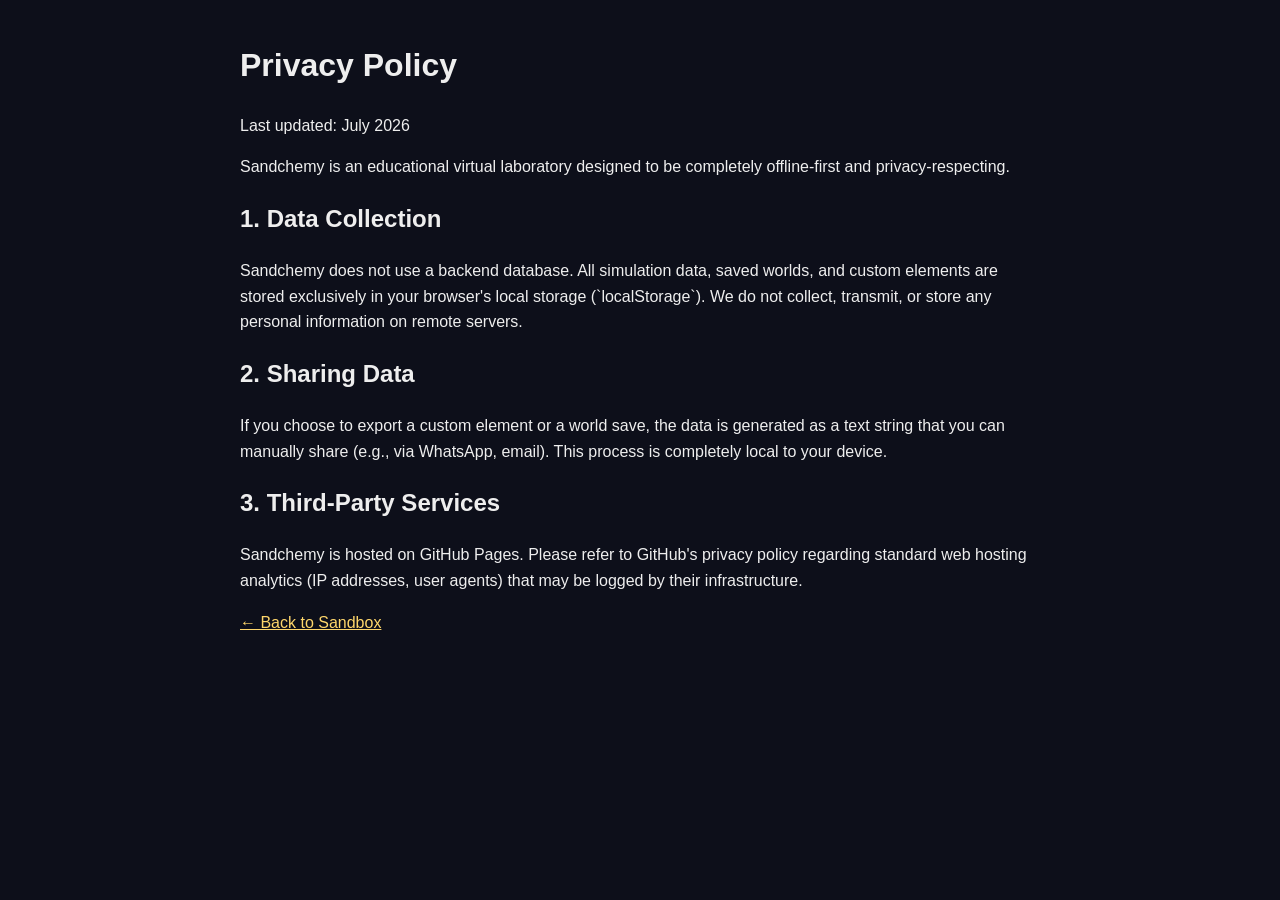
<file: privacy-policy.html>
<!DOCTYPE html>
<html lang="en">
<head>
  <meta charset="UTF-8">
  <title>Privacy Policy - Sandchemy</title>
  <style>
    body { font-family: sans-serif; background: #0d0f1a; color: #eee; max-width: 800px; margin: 40px auto; line-height: 1.6; }
    a { color: #ffd76b; }
  </style>
</head>
<body>
  <h1>Privacy Policy</h1>
  <p>Last updated: July 2026</p>
  <p>Sandchemy is an educational virtual laboratory designed to be completely offline-first and privacy-respecting.</p>
  
  <h2>1. Data Collection</h2>
  <p>Sandchemy does not use a backend database. All simulation data, saved worlds, and custom elements are stored exclusively in your browser's local storage (`localStorage`). We do not collect, transmit, or store any personal information on remote servers.</p>
  
  <h2>2. Sharing Data</h2>
  <p>If you choose to export a custom element or a world save, the data is generated as a text string that you can manually share (e.g., via WhatsApp, email). This process is completely local to your device.</p>
  
  <h2>3. Third-Party Services</h2>
  <p>Sandchemy is hosted on GitHub Pages. Please refer to GitHub's privacy policy regarding standard web hosting analytics (IP addresses, user agents) that may be logged by their infrastructure.</p>
  
  <p><a href="index.html">← Back to Sandbox</a></p>
</body>
</html>
</file>
<file: style.css>
* { box-sizing: border-box; margin: 0; padding: 0; }

body {
  background: #0d0f1a;
  color: #e8eaf2;
  font-family: -apple-system, BlinkMacSystemFont, "Segoe UI", sans-serif;
  min-height: 100vh;
  display: flex;
  flex-direction: column;
  align-items: center;
  padding: 20px 16px 40px;
}

header { text-align: center; margin-bottom: 18px; }
header h1 { font-size: 2rem; letter-spacing: 0.5px; }
.tagline { color: #9aa2bd; margin-top: 4px; font-size: 0.95rem; }
.counter {
  margin-top: 10px;
  display: inline-block;
  background: #1a1e33;
  border: 1px solid #2c3252;
  border-radius: 999px;
  padding: 4px 16px;
  font-size: 0.85rem;
  color: #ffd76b;
}

/* Phase 8: three distinct panels (palette / stage / journal) laid out as a
   grid instead of the old flex-wrap stack, so the sidebar widths stay
   predictable instead of drifting with content. Collapses to one column
   on narrow screens — see the media query at the bottom of this section. */
.game-layout {
  display: grid;
  grid-template-columns: 260px 1fr 280px;
  gap: 16px;
  align-items: start;
  justify-content: center;
  max-width: 1400px;
  margin: 0 auto;
}

/* Shared card chrome for all three panels — same dark-card language the
   Journal already used pre-Phase-8, now factored out so the palette and
   stage panels look like they belong to the same UI instead of one having
   a card and the others floating free. */
.panel {
  background: #14172a;
  border: 1px solid #2c3252;
  border-radius: 14px;
  padding: 18px;
}

.play-area { display: flex; flex-direction: column; gap: 10px; }

/* Phase 8: palette panel — bounded height so a 50+ element roster reads as
   a contained, scrollable list rather than an ever-growing wall pushing
   the canvas further down the page. Tabs + the pinned Erase chip stay put;
   only the chip list itself scrolls. */
.palette-panel {
  width: 260px;
  display: flex;
  flex-direction: column;
  gap: 10px;
  max-height: 600px;
}
.palette-tabs {
  display: flex;
  flex-wrap: wrap;
  gap: 4px;
}
.palette-tab {
  background: #1a1e33;
  border: 1px solid #2c3252;
  color: #9aa2bd;
  border-radius: 6px;
  padding: 5px 7px;
  font-size: 0.7rem;
  cursor: pointer;
  white-space: nowrap;
}
.palette-tab:hover { background: #242a47; color: #fff; }
.palette-tab.active { border-color: #ffd76b; background: #2a2540; color: #ffd76b; font-weight: bold; }

.palette {
  display: flex;
  flex-direction: column;
  gap: 6px;
  overflow-y: auto;
  flex: 1;
  min-height: 0; /* let flexbox actually shrink this to fit, so overflow-y can kick in */
}

.chip {
  background: #1a1e33;
  border: 2px solid #2c3252;
  border-radius: 10px;
  color: #e8eaf2;
  padding: 10px 16px;
  min-height: 44px;
  width: 100%;
  display: inline-flex;
  align-items: center;
  font-size: 1rem;
  cursor: pointer;
  transition: transform 0.1s, border-color 0.15s;
  user-select: none;
  flex-shrink: 0;
}
.chip:hover { transform: translateY(-2px); }
.chip.active { border-color: #ffd76b; background: #2a2540; }
.chip.new-chip { animation: pop 0.5s ease; }
.erase-chip { justify-content: center; font-weight: bold; }
@keyframes pop {
  0% { transform: scale(0.3); }
  60% { transform: scale(1.2); }
  100% { transform: scale(1); }
}

@media (max-width: 900px) {
  .game-layout { grid-template-columns: 1fr; }
  .palette-panel { width: 100%; max-height: 320px; }
  .journal { width: 100%; }
}

/* Phase 3: #fx is a second canvas stacked exactly on top of #world, drawn
   by effects.js only (glow/particles/shimmer) — the sim canvas underneath
   is completely untouched by any of it. */
.canvas-wrap { position: relative; display: inline-block; max-width: 100%; }
/* Phase 7c fix: this used to be two separate `canvas { }` rules — the
   second one set a literal `height: 480px`, which won permanently over the
   first rule's `height: auto` (later same-specificity rule wins) while
   `max-width: 100%` from the first rule kept capping the WIDTH on narrow
   screens. Net effect: on any viewport under 720px wide the canvas's box
   was shrunk in width but pinned to a fixed 480px height, silently
   distorting the aspect ratio (measured 537×480 → 1.119 instead of the
   real 720×480 → 1.500 on a ~570px-wide test viewport). Merged into one
   rule using `aspect-ratio` instead of a fixed height, so whatever width
   the box ends up at (up to 720px, capped by max-width: 100% below), the
   height always follows proportionally. */
canvas {
  display: block;
  image-rendering: pixelated;
  width: 720px;
  max-width: 100%;
  aspect-ratio: 3 / 2; /* 720 / 480, kept as a ratio instead of a fixed height */
  border-radius: 12px;
  border: 1px solid #2c3252;
  cursor: crosshair;
  touch-action: none;
}
#fx {
  position: absolute;
  top: 0; left: 0;
  width: 100%; height: 100%;
  border: none;
  pointer-events: none; /* clicks/drags always go to #world beneath */
  mix-blend-mode: screen;
}

.sensor-hud {
  position: absolute;
  top: 10px;
  right: 10px;
  background: rgba(0, 0, 0, 0.85);
  border: 1px solid #444;
  border-radius: 6px;
  padding: 10px;
  font-family: monospace;
  font-size: 14px;
  color: #00ff00;
  pointer-events: none;
  z-index: 100;
  min-width: 160px;
  box-shadow: 0 4px 6px rgba(0,0,0,0.5);
}
.sensor-hud.hidden { display: none; }
.sensor-title { color: #fff; border-bottom: 1px solid #555; padding-bottom: 5px; margin-bottom: 5px; font-weight: bold; }
.sensor-row { margin-bottom: 2px; }
.sensor-row span { color: #fff; }

.toolbar {
  display: flex;
  align-items: center;
  flex-wrap: wrap;
  gap: 10px;
}
.toolbar button {
  background: #1a1e33;
  border: 1px solid #2c3252;
  color: #e8eaf2;
  border-radius: 8px;
  padding: 7px 14px;
  font-size: 0.9rem;
  cursor: pointer;
}
.toolbar button:hover { background: #242a47; }
.toolbar button.active { border-color: #ffd76b; background: #2a2540; }
.brush-label {
  display: flex;
  align-items: center;
  gap: 8px;
  font-size: 0.85rem;
  color: #9aa2bd;
}

/* Phase 7c: compact icon-only HUD buttons — fixed square footprint so a
   row of them reads as a tidy button strip instead of ragged text pills.
   Same background/border/active language as the old .toolbar button rule,
   just tighter padding and a bigger glyph since there's no word to balance
   against anymore. */
.icon-btn {
  width: 40px;
  height: 40px;
  padding: 0;
  font-size: 1.15rem;
  display: inline-flex;
  align-items: center;
  justify-content: center;
  line-height: 1;
}

/* Phase 7c: the ⚙ menu holding Clear/Reset — collapsed by default so the
   two destructive actions need a deliberate extra tap, cutting down on
   accidental clicks in the always-visible row. */
.gear-menu { position: relative; display: inline-flex; }
.gear-popover {
  position: absolute;
  top: calc(100% + 6px);
  right: 0;
  background: #14172a;
  border: 1px solid #2c3252;
  border-radius: 10px;
  padding: 6px;
  display: flex;
  flex-direction: column;
  gap: 4px;
  min-width: 140px;
  box-shadow: 0 8px 24px rgba(0, 0, 0, 0.5);
  z-index: 20;
}
.gear-popover.hidden { display: none; }
.gear-popover button {
  width: 100%;
  text-align: left;
  background: transparent;
  border: none;
  color: #e8eaf2;
  padding: 8px 10px;
  border-radius: 6px;
  font-size: 0.88rem;
  cursor: pointer;
}
.gear-popover button:hover { background: #1a1e33; }
#resetBtn:hover { color: #ff4d4d; }

.hint { color: #6d7492; font-size: 0.85rem; }

/* background/border/radius/padding now come from the shared .panel class
   (Phase 8) — this rule only needs the Journal-specific sizing. */
.journal {
  width: 280px;
  min-height: 300px;
}
.journal h2 { font-size: 1.1rem; margin-bottom: 4px; }
.journal-sub { color: #6d7492; font-size: 0.8rem; margin-bottom: 14px; }
.journal ul { list-style: none; }
.journal li {
  padding: 9px 10px;
  border-radius: 9px;
  margin-bottom: 6px;
  background: #1a1e33;
  font-size: 0.9rem;
  display: flex;
  flex-direction: column;
  gap: 2px;
}
.journal li.locked { opacity: 0.4; }
.journal li .recipe { color: #9aa2bd; font-size: 0.78rem; }
.journal li.new-entry { animation: slideIn 0.4s ease; border: 1px solid #ffd76b; }
@keyframes slideIn {
  from { transform: translateX(20px); opacity: 0; }
  to { transform: translateX(0); opacity: 1; }
}

.toast {
  position: fixed;
  top: 22px;
  left: 50%;
  transform: translateX(-50%);
  background: #2a2540;
  border: 1px solid #ffd76b;
  color: #ffd76b;
  padding: 12px 22px;
  border-radius: 12px;
  font-size: 1rem;
  box-shadow: 0 8px 30px rgba(0, 0, 0, 0.5);
  z-index: 10;
  transition: opacity 0.4s, transform 0.4s;
}
.toast.hidden { opacity: 0; transform: translateX(-50%) translateY(-16px); pointer-events: none; }

/* Phase 5: Lab Modal */
.modal {
  position: fixed; top: 0; left: 0; width: 100%; height: 100%;
  background: rgba(13, 15, 26, 0.85);
  backdrop-filter: blur(4px);
  display: flex; justify-content: center; align-items: center;
  z-index: 100;
  opacity: 1; transition: opacity 0.2s;
}
.modal.hidden { opacity: 0; pointer-events: none; }
.modal-content {
  background: #14172a;
  border: 1px solid #2c3252;
  border-radius: 14px;
  width: 90%; max-width: 800px;
  box-shadow: 0 10px 40px rgba(0,0,0,0.5);
  display: flex; flex-direction: column;
}
.modal-header {
  display: flex; justify-content: space-between; align-items: center;
  padding: 16px 20px; border-bottom: 1px solid #2c3252;
}
.modal-header h2 { font-size: 1.3rem; margin: 0; }
.close-btn { background: transparent; border: none; color: #9aa2bd; font-size: 1.5rem; cursor: pointer; }
.close-btn:hover { color: #fff; }
.modal-tabs { display: flex; gap: 10px; margin-bottom: 20px; border-bottom: 1px solid #444; padding-bottom: 10px; background: #0d0f1a; }
.tab-btn {
  flex: 1; padding: 12px; background: transparent; border: none;
  color: #9aa2bd; font-size: 1rem; cursor: pointer;
  border-bottom: 2px solid transparent; transition: all 0.2s;
}
.tab-btn:hover { background: #1a1e33; color: #fff; }
.tab-btn.active { color: #ffd76b; border-bottom-color: #ffd76b; background: #1a1e33; font-weight: bold; }
.tab-pane { padding: 20px; display: none; }
.tab-pane.active { display: block; }

.split-pane { display: flex; gap: 24px; }
.split-pane > div { flex: 1; }
.pane-left { border-right: 1px solid #2c3252; padding-right: 24px; }
.pane-right { padding-left: 0; }
@media (max-width: 600px) {
  .split-pane { flex-direction: column; }
  .pane-left { border-right: none; padding-right: 0; border-bottom: 1px solid #2c3252; padding-bottom: 20px; }
}

.modal h3 { font-size: 1.1rem; margin-bottom: 16px; color: #ffd76b; }
.modal h4 { font-size: 0.95rem; margin-bottom: 10px; color: #9aa2bd; font-weight: normal; }

.form-row { display: flex; gap: 12px; margin-bottom: 12px; }
.form-row label { flex: 1; display: flex; flex-direction: column; font-size: 0.85rem; color: #9aa2bd; }
.form-row input, .form-row select { 
  margin-top: 4px; padding: 8px 10px; 
  background: #0d0f1a; border: 1px solid #2c3252; 
  color: #fff; border-radius: 6px; font-size: 0.95rem;
}
.form-row input[type="color"] { padding: 2px; height: 36px; width: 100%; cursor: pointer; }

.reactions-header { display: flex; justify-content: space-between; align-items: center; margin-top: 16px; margin-bottom: 8px; }
.reactions-header h4 { margin: 0; }
.reaction-row { 
  background: #0d0f1a; border: 1px solid #2c3252; padding: 10px; 
  border-radius: 6px; margin-bottom: 8px; display: flex; flex-direction: column; gap: 6px;
}
.reaction-row > div { display: flex; align-items: center; gap: 8px; }
.reaction-row select { 
  flex: 1; padding: 6px; background: #1a1e33; border: 1px solid #2c3252; 
  color: #fff; border-radius: 4px; font-size: 0.85rem;
}
.remove-reaction-btn { background: #3a1a1a; border: 1px solid #ff4d4d; color: #ff4d4d; border-radius: 4px; cursor: pointer; padding: 4px 8px; font-size: 0.75rem; }

.primary-btn { 
  background: #ffd76b; color: #0d0f1a; font-weight: bold; 
  border: none; padding: 10px 16px; border-radius: 6px; cursor: pointer; font-size: 0.95rem; 
}
.primary-btn:hover { background: #ffe494; }
.small-btn { 
  background: #1a1e33; border: 1px solid #2c3252; color: #9aa2bd; 
  padding: 6px 12px; border-radius: 6px; cursor: pointer; font-size: 0.85rem; 
}
.small-btn:hover { background: #242a47; color: #fff; }
.submit-btn { width: 100%; margin-top: 10px; }

.item-list { list-style: none; max-height: 200px; overflow-y: auto; margin-bottom: 16px; }
.item-list li {
  display: flex; justify-content: space-between; align-items: center;
  background: #0d0f1a; padding: 8px 12px; border: 1px solid #2c3252;
  border-radius: 6px; margin-bottom: 6px; font-size: 0.9rem;
}
.item-actions { display: flex; gap: 6px; }
.item-actions button {
  background: transparent; border: 1px solid #2c3252; color: #9aa2bd;
  border-radius: 4px; padding: 4px 8px; font-size: 0.75rem; cursor: pointer;
}
.item-actions button:hover { background: #1a1e33; color: #fff; }
.item-actions button.delete-btn:hover { background: #3a1a1a; color: #ff4d4d; border-color: #ff4d4d; }

.import-section input, .import-section textarea, #importWorldData {
  width: 100%; padding: 8px; background: #0d0f1a; border: 1px solid #2c3252;
  color: #fff; border-radius: 6px; font-size: 0.85rem; margin-bottom: 8px;
}
.world-save-row { align-items: center; }

/* Phase 7a: floating, dismissible PWA install prompt. Same visual language
   as .toast (dark card, gold accent border) but pinned to a bottom corner
   instead of top-center, since it's persistent chrome rather than a
   transient notification. */
.install-prompt {
  position: fixed;
  bottom: 18px;
  right: 18px;
  max-width: 320px;
  display: flex;
  align-items: center;
  gap: 10px;
  background: #14172a;
  border: 1px solid #ffd76b;
  color: #e8eaf2;
  padding: 12px 14px;
  border-radius: 12px;
  font-size: 0.88rem;
  box-shadow: 0 8px 30px rgba(0, 0, 0, 0.5);
  z-index: 50;
  transition: opacity 0.25s, transform 0.25s;
}
.install-prompt.hidden {
  opacity: 0;
  transform: translateY(12px);
  pointer-events: none;
}
#installPromptIcon { font-size: 1.2rem; line-height: 1; flex-shrink: 0; }
#installPromptText { flex: 1; line-height: 1.3; }
#installActionBtn { flex-shrink: 0; }
.install-prompt .close-btn { flex-shrink: 0; font-size: 1.2rem; }
@media (max-width: 480px) {
  .install-prompt {
    left: 12px;
    right: 12px;
    bottom: 12px;
    max-width: none;
  }
}

/* Phase 7b: keyboard shortcut cheatsheet */
.shortcuts-content { max-width: 480px; }
.shortcuts-list { padding: 20px; display: flex; flex-direction: column; gap: 10px; }
.shortcut-row {
  display: flex; align-items: center; gap: 8px;
  padding-bottom: 10px; border-bottom: 1px solid #2c3252;
  font-size: 0.9rem;
}
.shortcut-row:last-child { border-bottom: none; padding-bottom: 0; }
.shortcut-row span { margin-left: auto; color: #e8eaf2; text-align: right; }
kbd {
  background: #0d0f1a; border: 1px solid #2c3252; border-bottom-width: 2px;
  border-radius: 5px; padding: 3px 7px; font-size: 0.8rem; font-family: monospace;
  color: #ffd76b;
}

/* Phase 7d: first-run onboarding. A dim full-page backdrop, a highlight
   ring around whatever element the current step points at, and a small
   card near it — same dark-card/gold-accent visual language as every
   other overlay in this app (.toast, .modal-content, .install-prompt). */
#onboardingBackdrop {
  position: fixed; inset: 0;
  background: rgba(13, 15, 26, 0.72);
  z-index: 200;
}
.onboarding-highlight {
  position: relative;
  z-index: 201;
  box-shadow: 0 0 0 3px #ffd76b, 0 0 24px rgba(255, 215, 107, 0.5);
  border-radius: 10px;
}
#onboardingCard {
  position: absolute;
  z-index: 202;
  background: #14172a;
  border: 1px solid #ffd76b;
  border-radius: 12px;
  padding: 16px;
  width: 280px;
  box-shadow: 0 10px 30px rgba(0, 0, 0, 0.5);
}
.onboarding-title { font-weight: bold; color: #ffd76b; margin-bottom: 6px; font-size: 1rem; }
.onboarding-body { font-size: 0.88rem; color: #e8eaf2; line-height: 1.4; margin-bottom: 12px; }
#onboardingCard .small-btn { display: block; width: 100%; margin-bottom: 10px; }
.onboarding-footer { display: flex; align-items: center; justify-content: space-between; }
.onboarding-dots { display: flex; gap: 5px; }
.onboarding-dots .dot { width: 6px; height: 6px; border-radius: 50%; background: #2c3252; }
.onboarding-dots .dot.active { background: #ffd76b; }
.onboarding-actions { display: flex; gap: 8px; }
.onboarding-actions .small-btn { width: auto; margin-bottom: 0; }

/* Scenarios */
.scenarios-container { padding: 20px; text-align: center; }
.scenarios-container p { color: #aaa; margin-bottom: 20px; }
.scenario-grid { display: grid; grid-template-columns: repeat(auto-fill, minmax(200px, 1fr)); gap: 15px; }
.scenario-card { background: #2a2a2a; border: 1px solid #444; border-radius: 8px; padding: 15px; text-align: left; transition: transform 0.2s; }
.scenario-card:hover { transform: translateY(-3px); border-color: #666; }
.scenario-card h4 { margin: 0 0 5px 0; color: #fff; }
.scenario-card p { font-size: 13px; color: #aaa; margin: 0 0 15px 0; min-height: 40px; }
.scenario-card button { width: 100%; }
</file>
